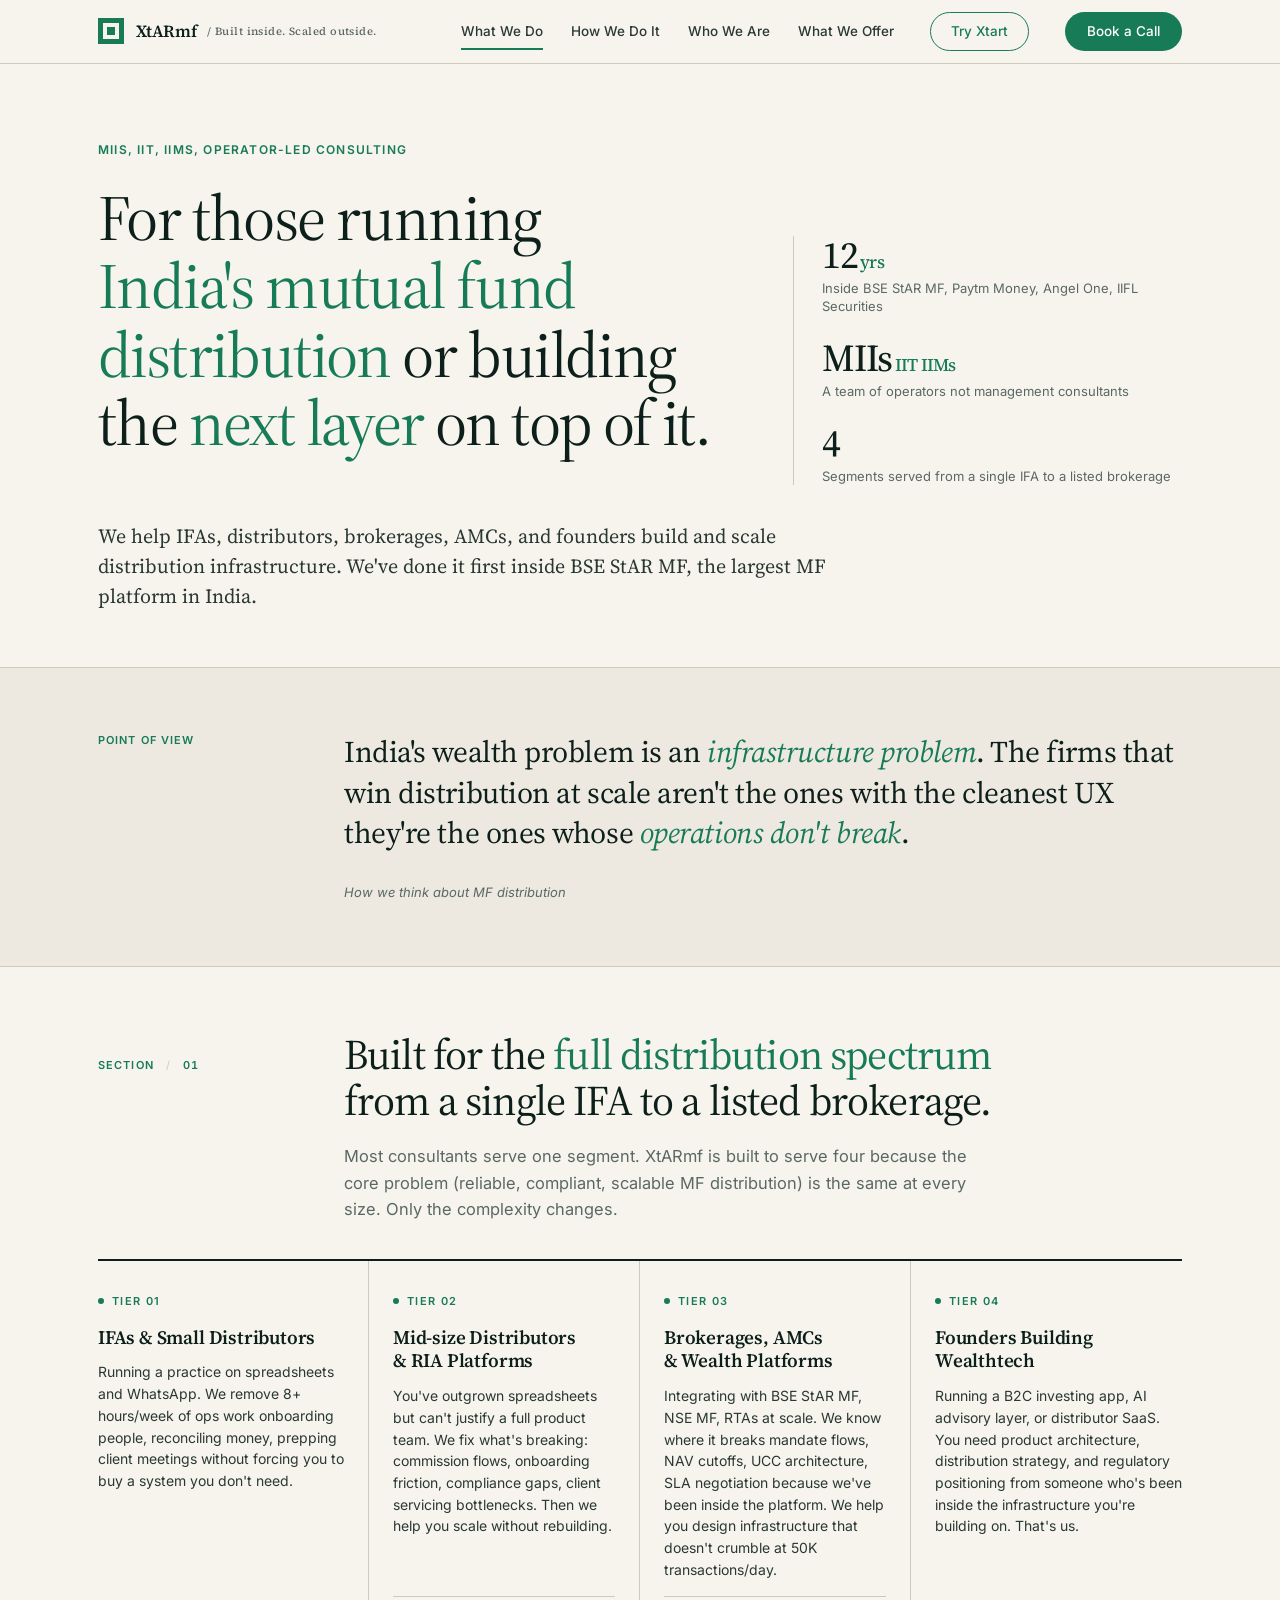
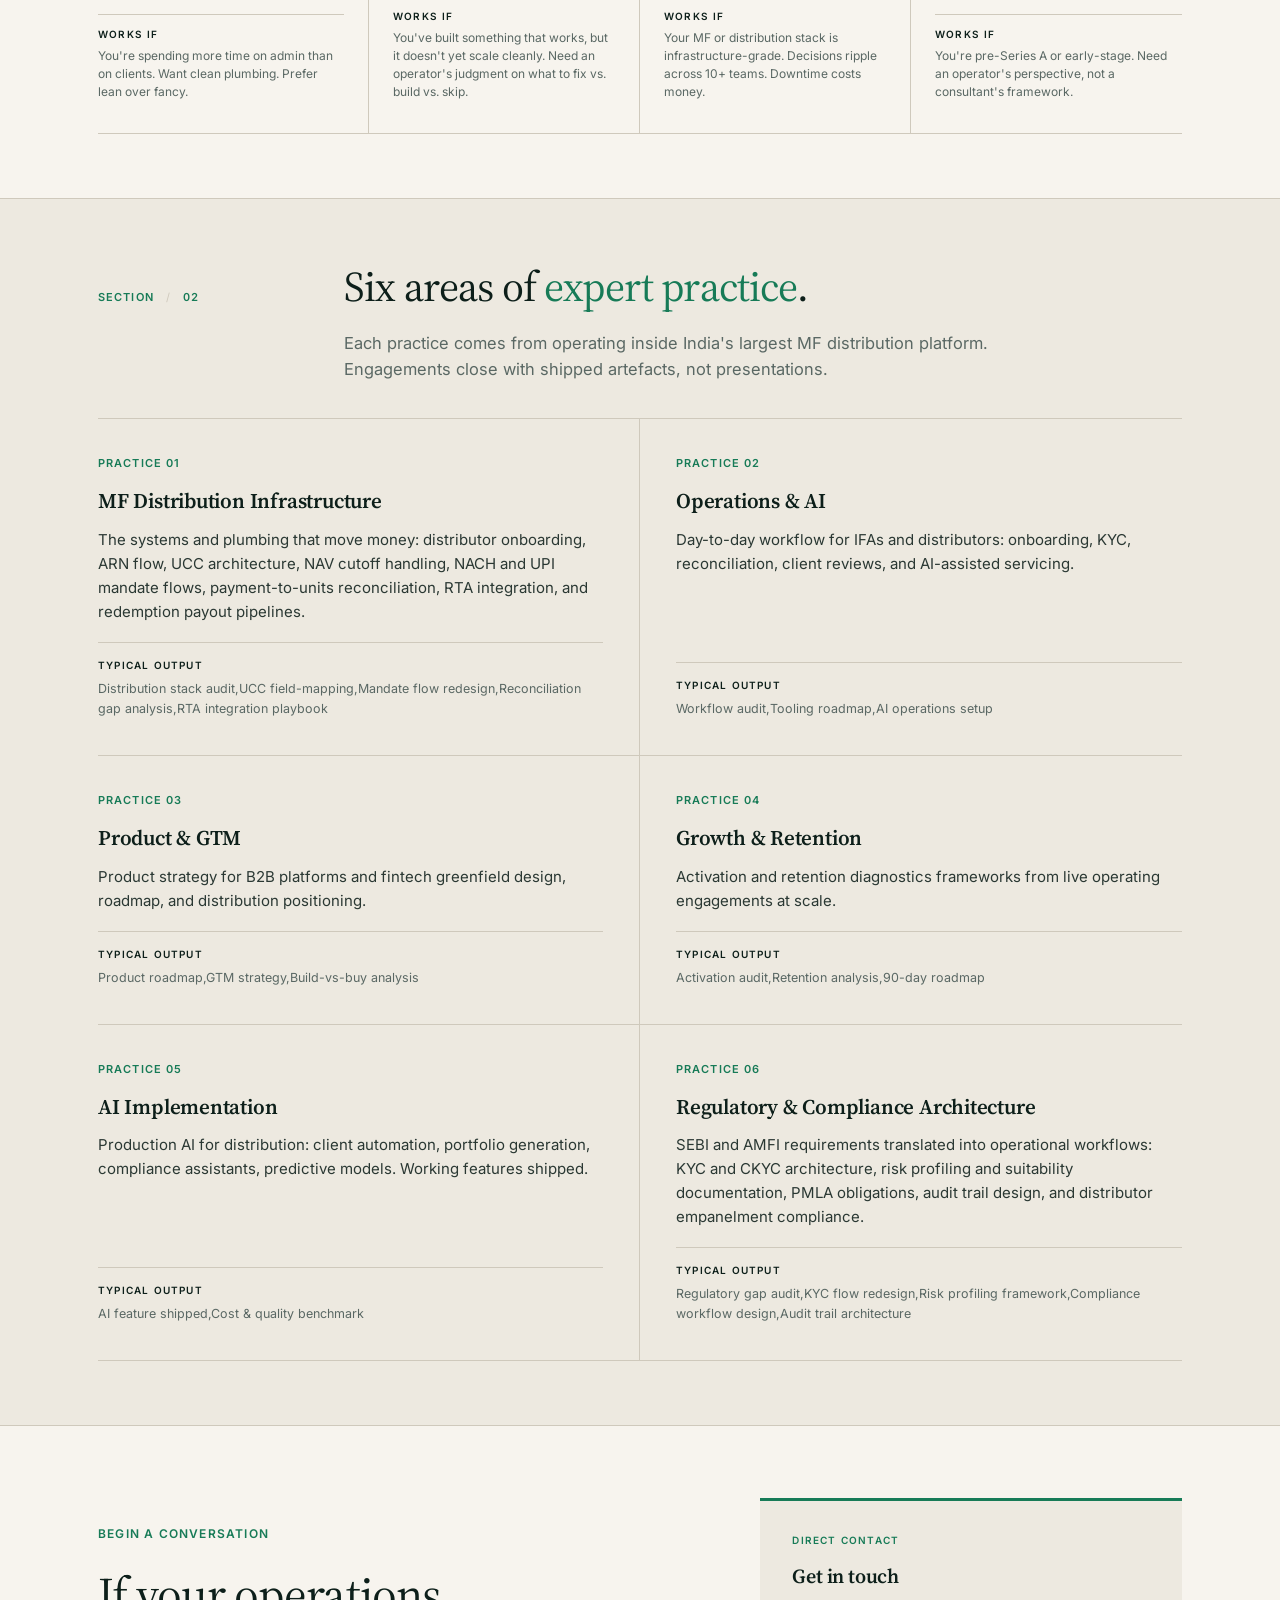
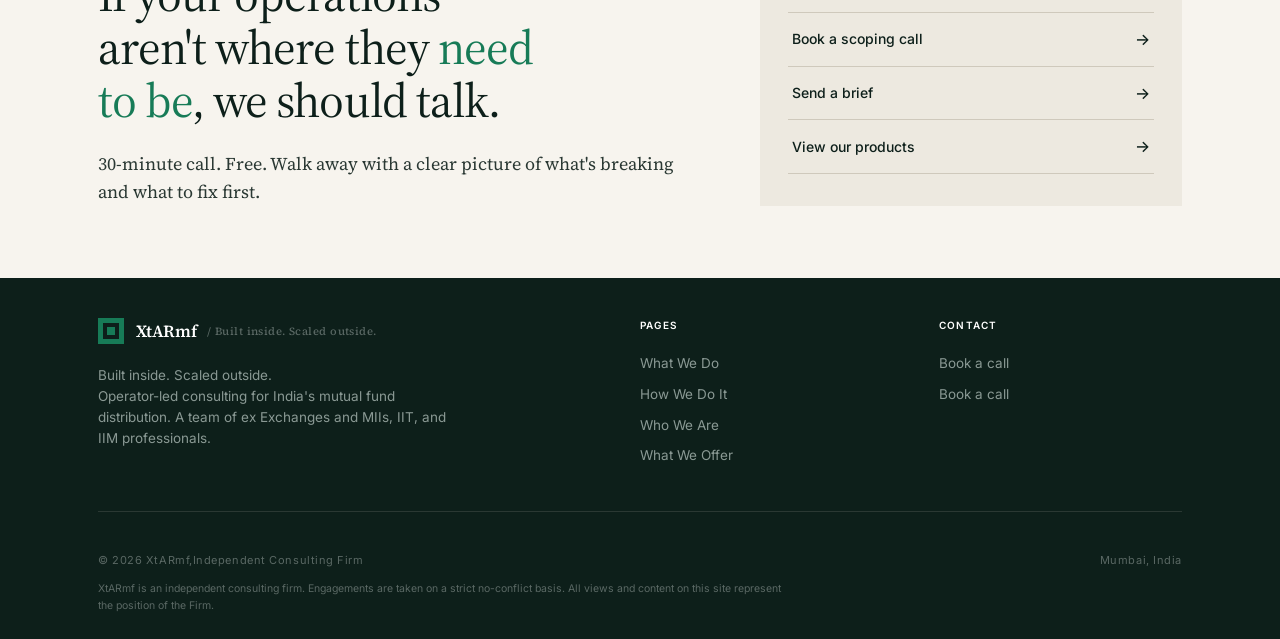
<file: index.html>
<!DOCTYPE html>
<html lang="en">
<head>
<meta charset="UTF-8">
<meta name="viewport" content="width=device-width,initial-scale=1.0">
<meta name="description" content="XtARmf  Operator-led consulting for India's mutual fund distribution. A team of ex Exchanges and MIIs, IIT, and IIM professionals who built the infrastructure and now consult on it.">
<title>XtARmf,Built inside. Scaled outside.</title>
<link rel="stylesheet" href="style.css">
</head>
<body id="top">
<a class="skip-link" href="#main">Skip to main content</a>

<header class="topbar" id="topbar">
  <div class="container topbar-inner">
    <a href="index.html" class="brand" aria-label="XtARmf  home">
      <span class="brand-mark" aria-hidden="true"></span>
      <span>XtARmf</span>
      <span class="brand-tag">/ Built inside. Scaled outside.</span>
    </a>
    <button class="menu-toggle" id="menuToggle" aria-label="Toggle menu" aria-expanded="false" aria-controls="topnav">
      <svg viewBox="0 0 24 24" fill="none" stroke="currentColor" stroke-width="2" stroke-linecap="round" aria-hidden="true"><line x1="3" y1="6" x2="21" y2="6"/><line x1="3" y1="12" x2="21" y2="12"/><line x1="3" y1="18" x2="21" y2="18"/></svg>
    </button>
    <nav class="topnav" id="topnav" aria-label="Primary">
      <a href="index.html" class="is-active">What We Do</a>
      <a href="process.html">How We Do It</a>
      <a href="about.html">Who We Are</a>
      <a href="solutions.html">What We Offer</a>
      <a href="xstart.html" class="topnav-secondary">Try Xtart</a>
      <a href="javascript:void(0)" data-cal-link="anubhav-chaturvedi-uzytoo/30min" data-cal-namespace="30min" data-cal-config='{"layout":"month_view"}' class="topnav-cta">Book a Call</a>
    </nav>
  </div>
</header>

<main id="main">

<!-- HERO -->
<section class="hero" aria-label="Introduction">
  <div class="container">
    <div class="hero-grid">
      <div>
        <div class="kicker">MIIs, IIT, IIMs, Operator-led Consulting</div>
        <h1>For those running <span class="accent">India's mutual fund distribution </span>or building the <span class="accent">next layer</span> on top of it.</h1>
      </div>
      <div class="hero-stats">
        <div class="stat">
          <div class="num">12<span class="unit">yrs</span></div>
          <div class="label">Inside BSE StAR MF, Paytm Money, Angel One, IIFL Securities</div>
        </div>
        <div class="stat">
          <div class="num">MIIs<span class="unit">IIT IIMs</span></div>
          <div class="label">A team of operators not management consultants</div>
        </div>
        <div class="stat">
          <div class="num">4</div>
          <div class="label">Segments served from a single IFA to a listed brokerage</div>
        </div>
      </div>
    </div>
    <p class="hero-summary">
      We help IFAs, distributors, brokerages, AMCs, and founders build and scale distribution infrastructure. We've done it first  inside BSE StAR MF, the largest MF platform in India.
    </p>
  </div>
</section>

<!-- POINT OF VIEW -->
<section class="section--soft" aria-labelledby="pov-h">
  <div class="container">
    <div class="perspective-grid">
      <div class="perspective-kicker" id="pov-h">Point of View</div>
      <div>
        <p class="perspective-quote">
          India's wealth problem is an <span class="pullout">infrastructure problem</span>. The firms that win distribution at scale aren't the ones with the cleanest UX  they're the ones whose <span class="pullout">operations don't break</span>.
        </p>
        <p class="perspective-attrib">How we think about MF distribution</p>
      </div>
    </div>
  </div>
</section>

<!-- WHO WE WORK WITH (SECTION 01) -->
<section id="who" aria-labelledby="who-h">
  <div class="container">
    <div class="section-head">
      <div class="section-num">SECTION <span class="slash">/</span> 01</div>
      <div>
        <h2 id="who-h">Built for the <span class="accent">full distribution spectrum</span>  from a single IFA to a listed brokerage.</h2>
        <p class="section-lede">Most consultants serve one segment. XtARmf is built to serve four  because the core problem (reliable, compliant, scalable MF distribution) is the same at every size. Only the complexity changes.</p>
      </div>
    </div>

    <div class="audiences">
      <article class="audience">
        <div class="aud-tag"><span class="aud-dot" aria-hidden="true"></span>Tier 01</div>
        <h3>IFAs &amp; Small Distributors</h3>
        <p>Running a practice on spreadsheets and WhatsApp. We remove 8+ hours/week of ops work  onboarding people, reconciling money, prepping client meetings  without forcing you to buy a system you don't need.</p>
        <div class="aud-fit">
          <div class="aud-fit-label">Works if</div>
          You're spending more time on admin than on clients. Want clean plumbing. Prefer lean over fancy.
        </div>
      </article>
      <article class="audience">
        <div class="aud-tag"><span class="aud-dot" aria-hidden="true"></span>Tier 02</div>
        <h3>Mid-size Distributors &amp; RIA Platforms</h3>
        <p>You've outgrown spreadsheets but can't justify a full product team. We fix what's breaking: commission flows, onboarding friction, compliance gaps, client servicing bottlenecks. Then we help you scale without rebuilding.</p>
        <div class="aud-fit">
          <div class="aud-fit-label">Works if</div>
          You've built something that works, but it doesn't yet scale cleanly. Need an operator's judgment on what to fix vs. build vs. skip.
        </div>
      </article>
      <article class="audience">
        <div class="aud-tag"><span class="aud-dot" aria-hidden="true"></span>Tier 03</div>
        <h3>Brokerages, AMCs &amp; Wealth Platforms</h3>
        <p>Integrating with BSE StAR MF, NSE MF, RTAs at scale. We know where it breaks  mandate flows, NAV cutoffs, UCC architecture, SLA negotiation  because we've been inside the platform. We help you design infrastructure that doesn't crumble at 50K transactions/day.</p>
        <div class="aud-fit">
          <div class="aud-fit-label">Works if</div>
          Your MF or distribution stack is infrastructure-grade. Decisions ripple across 10+ teams. Downtime costs money.
        </div>
      </article>
      <article class="audience">
        <div class="aud-tag"><span class="aud-dot" aria-hidden="true"></span>Tier 04</div>
        <h3>Founders Building Wealthtech</h3>
        <p>Running a B2C investing app, AI advisory layer, or distributor SaaS. You need product architecture, distribution strategy, and regulatory positioning from someone who's been inside the infrastructure you're building on. That's us.</p>
        <div class="aud-fit">
          <div class="aud-fit-label">Works if</div>
          You're pre-Series A or early-stage. Need an operator's perspective, not a consultant's framework.
        </div>
      </article>
    </div>
  </div>
</section>

<!-- FIVE PRACTICE AREAS (SECTION 02) -->
<section class="section--soft" id="practices" aria-labelledby="practices-h">
  <div class="container">
    <div class="section-head">
      <div class="section-num">SECTION <span class="slash">/</span> 02</div>
      <div>
        <h2 id="practices-h">Six areas of <span class="accent">expert practice</span>.</h2>
        <p class="section-lede">Each practice comes from operating inside India's largest MF distribution platform. Engagements close with shipped artefacts, not presentations.</p>
      </div>
    </div>
    <div class="practices">
      <article class="practice">
        <div class="practice-num">PRACTICE 01</div>
        <h3>MF Distribution Infrastructure</h3>
        <p>The systems and plumbing that move money: distributor onboarding, ARN flow, UCC architecture, NAV cutoff handling, NACH and UPI mandate flows, payment-to-units reconciliation, RTA integration, and redemption payout pipelines.</p>
        <div class="deliverables"><div class="deliverables-label">Typical output</div>Distribution stack audit,UCC field-mapping,Mandate flow redesign,Reconciliation gap analysis,RTA integration playbook</div>
      </article>
      <article class="practice">
        <div class="practice-num">PRACTICE 02</div>
        <h3>Operations &amp; AI</h3>
        <p>Day-to-day workflow for IFAs and distributors: onboarding, KYC, reconciliation, client reviews, and AI-assisted servicing.</p>
        <div class="deliverables"><div class="deliverables-label">Typical output</div>Workflow audit,Tooling roadmap,AI operations setup</div>
      </article>
      <article class="practice">
        <div class="practice-num">PRACTICE 03</div>
        <h3>Product &amp; GTM</h3>
        <p>Product strategy for B2B platforms and fintech  greenfield design, roadmap, and distribution positioning.</p>
        <div class="deliverables"><div class="deliverables-label">Typical output</div>Product roadmap,GTM strategy,Build-vs-buy analysis</div>
      </article>
      <article class="practice">
        <div class="practice-num">PRACTICE 04</div>
        <h3>Growth &amp; Retention</h3>
        <p>Activation and retention diagnostics  frameworks from live operating engagements at scale.</p>
        <div class="deliverables"><div class="deliverables-label">Typical output</div>Activation audit,Retention analysis,90-day roadmap</div>
      </article>
      <article class="practice">
        <div class="practice-num">PRACTICE 05</div>
        <h3>AI Implementation</h3>
        <p>Production AI for distribution: client automation, portfolio generation, compliance assistants, predictive models. Working features shipped.</p>
        <div class="deliverables"><div class="deliverables-label">Typical output</div>AI feature shipped,Cost &amp; quality benchmark</div>
      </article>
      <article class="practice">
        <div class="practice-num">PRACTICE 06</div>
        <h3>Regulatory &amp; Compliance Architecture</h3>
        <p>SEBI and AMFI requirements translated into operational workflows: KYC and CKYC architecture, risk profiling and suitability documentation, PMLA obligations, audit trail design, and distributor empanelment compliance.</p>
        <div class="deliverables"><div class="deliverables-label">Typical output</div>Regulatory gap audit,KYC flow redesign,Risk profiling framework,Compliance workflow design,Audit trail architecture</div>
      </article>
    </div>
  </div>
</section>

<!-- CTA -->
<section class="cta-section section--last" aria-labelledby="cta-h">
  <div class="container">
    <div class="cta-grid">
      <div>
        <div class="kicker">Begin a conversation</div>
        <h2 id="cta-h">If your operations aren't where they <span class="accent">need to be</span>, we should talk.</h2>
        <p class="lede">30-minute call. Free. Walk away with a clear picture of what's breaking and what to fix first.</p>
      </div>
      <div class="cta-card">
        <div class="label">Direct Contact</div>
        <h4>Get in touch</h4>
        <a href="javascript:void(0)" data-cal-link="anubhav-chaturvedi-uzytoo/30min" data-cal-namespace="30min" data-cal-config='{"layout":"month_view"}' class="cta-link"><span>Book a scoping call</span><span class="arrow" aria-hidden="true">→</span></a>
        <a href="solutions.html#contact" class="cta-link"><span>Send a brief</span><span class="arrow" aria-hidden="true">→</span></a>
        <a href="solutions.html" class="cta-link"><span>View our products</span><span class="arrow" aria-hidden="true">→</span></a>
      </div>
    </div>
  </div>
</section>

</main>

<footer>
  <div class="container">
    <div class="footer-grid">
      <div>
        <a href="index.html" class="brand" aria-label="XtARmf home">
          <span class="brand-mark" aria-hidden="true"></span>
          <span>XtARmf</span>
          <span class="brand-tag">/ Built inside. Scaled outside.</span>
        </a>
        <p class="footer-tag">Built inside. Scaled outside.<br>Operator-led consulting for India's mutual fund distribution. A team of ex Exchanges and MIIs, IIT, and IIM professionals.</p>
      </div>
      <div class="footer-col">
        <div class="footer-col-label">Pages</div>
        <a href="index.html">What We Do</a>
        <a href="process.html">How We Do It</a>
        <a href="about.html">Who We Are</a>
        <a href="solutions.html">What We Offer</a>
      </div>
      <div class="footer-col">
        <div class="footer-col-label">Contact</div>
        <a href="javascript:void(0)" data-cal-link="anubhav-chaturvedi-uzytoo/30min" data-cal-namespace="30min" data-cal-config='{"layout":"month_view"}'>Book a call</a>
        <a href="javascript:void(0)" data-cal-link="anubhav-chaturvedi-uzytoo/30min" data-cal-namespace="30min" data-cal-config='{"layout":"month_view"}'>Book a call</a>
      </div>
    </div>
    <div class="footer-bottom">
      <span>© <span id="year">2026</span> XtARmf,Independent Consulting Firm</span>
      <span>Mumbai, India</span>
    </div>
    <p class="footer-disclaimer">XtARmf is an independent consulting firm. Engagements are taken on a strict no-conflict basis. All views and content on this site represent the position of the Firm.</p>
  </div>
</footer>
<script>
(function(){
  document.getElementById('year').textContent=new Date().getFullYear();
  var tb=document.getElementById('topbar'),ls=false;
  function sc(){var s=window.scrollY>8;if(s!==ls){tb.classList.toggle('is-scrolled',s);ls=s;}}
  window.addEventListener('scroll',sc,{passive:true});sc();
  var tog=document.getElementById('menuToggle'),nav=document.getElementById('topnav');
  if(tog&&nav){tog.addEventListener('click',function(){var o=nav.classList.toggle('is-open');tog.setAttribute('aria-expanded',o);});nav.querySelectorAll('a').forEach(function(l){l.addEventListener('click',function(){nav.classList.remove('is-open');tog.setAttribute('aria-expanded','false');});});}
})();
</script>
<script type="text/javascript">(function(C,A,L){let p=function(a,ar){a.q.push(ar);};let d=C.document;C.Cal=C.Cal||function(){let cal=C.Cal;let ar=arguments;if(!cal.loaded){cal.ns={};cal.q=cal.q||[];d.head.appendChild(d.createElement("script")).src=A;cal.loaded=true;}if(ar[0]===L){const api=function(){p(api,arguments);};const namespace=ar[1];api.q=api.q||[];if(typeof namespace==="string"){cal.ns[namespace]=cal.ns[namespace]||api;p(cal.ns[namespace],ar);p(cal,["initNamespace",namespace]);}else p(cal,ar);return;}p(cal,ar);};})(window,"https://app.cal.com/embed/embed.js","init");Cal("init","30min",{origin:"https://app.cal.com"});Cal.ns["30min"]("floatingButton",{"calLink":"anubhav-chaturvedi-uzytoo/30min","buttonText":"Book a Call","config":{"layout":"month_view","useSlotsViewOnSmallScreen":"true"}});Cal.ns["30min"]("ui",{"hideEventTypeDetails":false,"layout":"month_view"});</script>
</body>
</html>
</file>
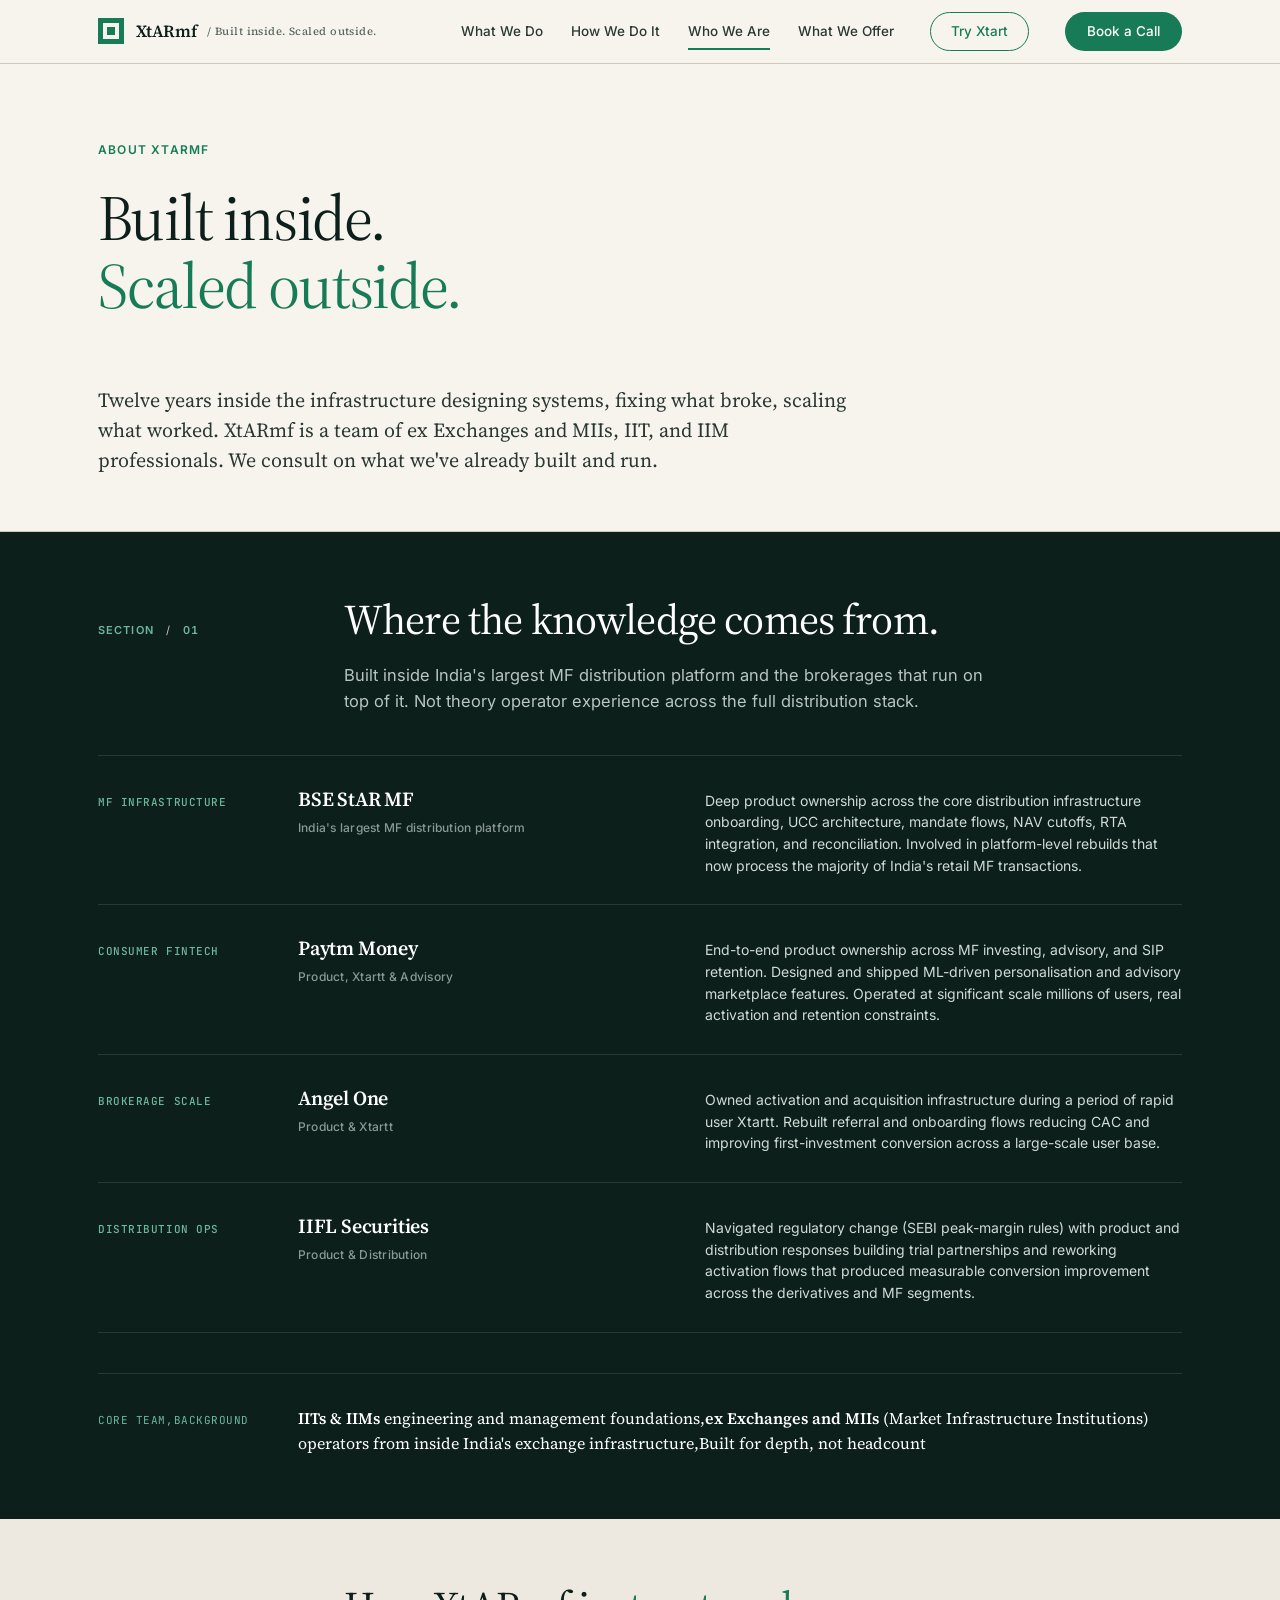
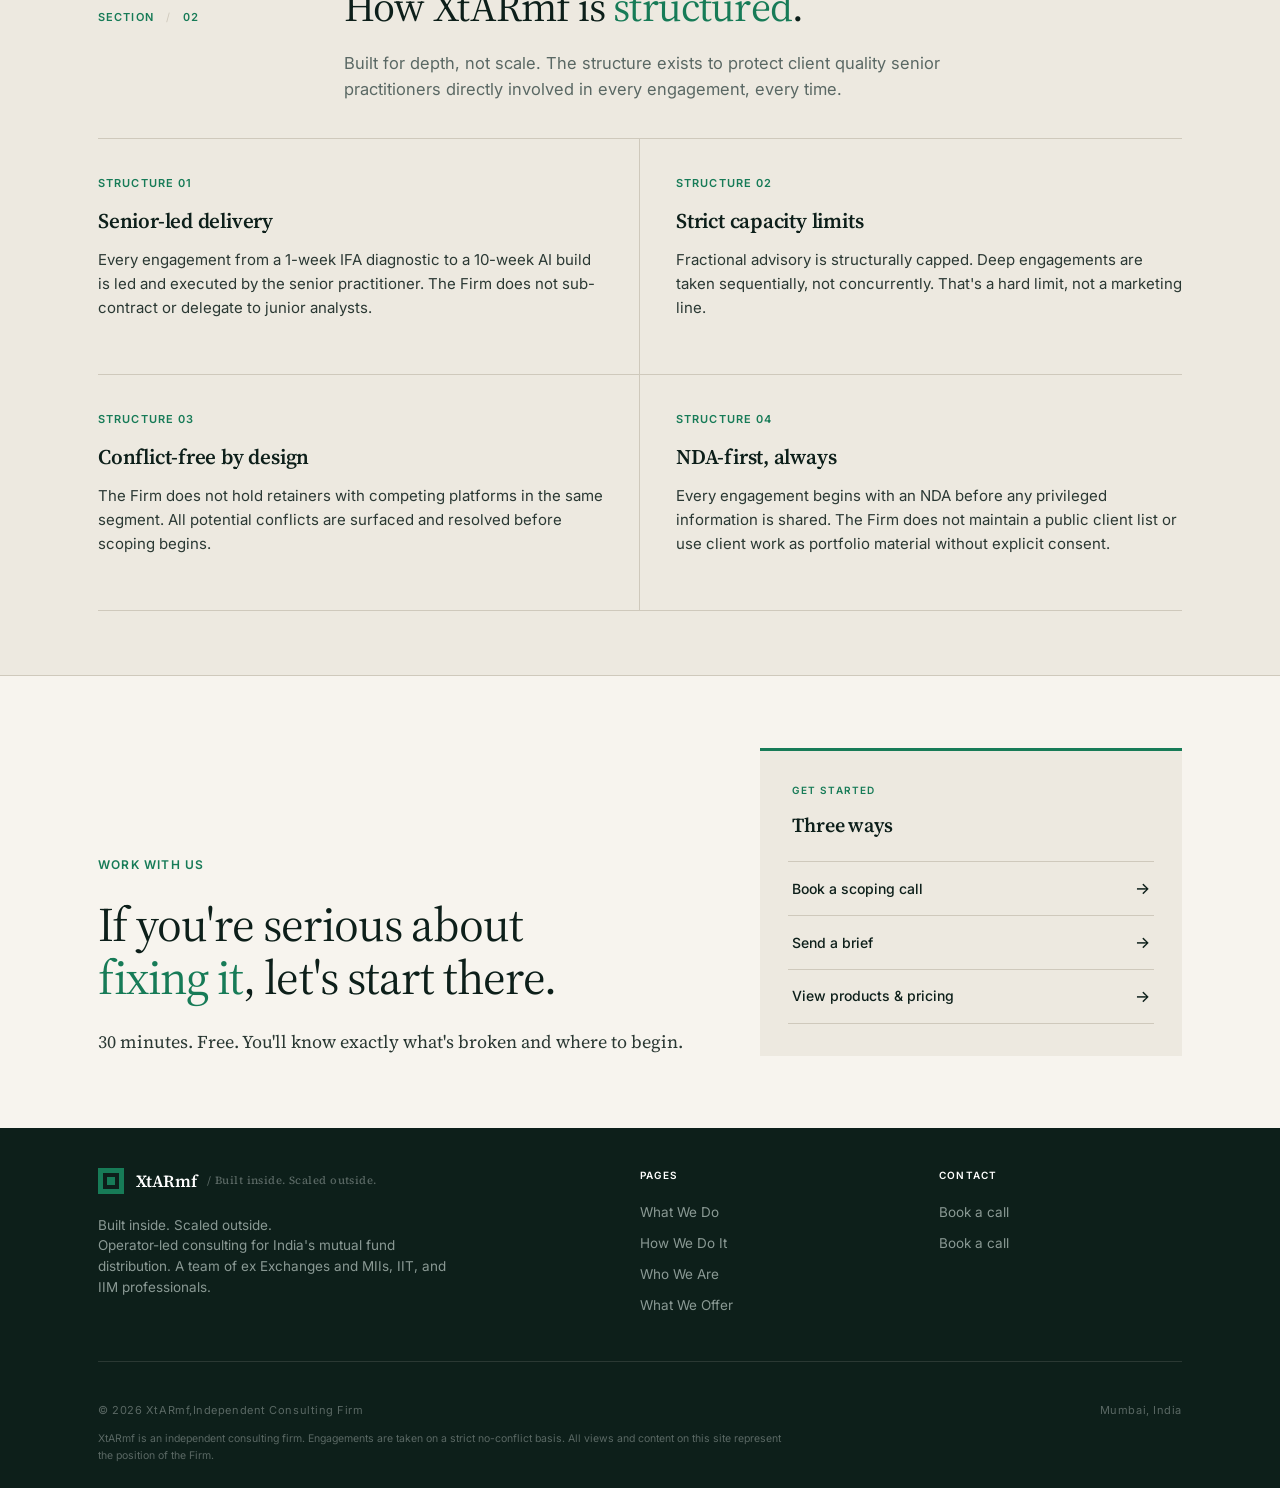
<file: about.html>
<!DOCTYPE html>
<html lang="en">
<head>
<meta charset="UTF-8">
<meta name="viewport" content="width=device-width,initial-scale=1.0">
<meta name="description" content="XtARmf    Who We Are. ex Exchanges and MIIs, IIT, IIMs. Team of operators who built India's largest MF platform, now consulting.">
<title>XtARmf,Who We Are</title>
<link rel="stylesheet" href="style.css">
</head>
<body id="top">
<a class="skip-link" href="#main">Skip to main content</a>

<header class="topbar" id="topbar">
  <div class="container topbar-inner">
    <a href="index.html" class="brand">
      <span class="brand-mark" aria-hidden="true"></span>
      <span>XtARmf</span>
      <span class="brand-tag">/ Built inside. Scaled outside.</span>
    </a>
    <button class="menu-toggle" id="menuToggle" aria-label="Toggle menu" aria-expanded="false" aria-controls="topnav">
      <svg viewBox="0 0 24 24" fill="none" stroke="currentColor" stroke-width="2" stroke-linecap="round" aria-hidden="true"><line x1="3" y1="6" x2="21" y2="6"/><line x1="3" y1="12" x2="21" y2="12"/><line x1="3" y1="18" x2="21" y2="18"/></svg>
    </button>
    <nav class="topnav" id="topnav" aria-label="Primary">
      <a href="index.html">What We Do</a>
      <a href="process.html">How We Do It</a>
      <a href="about.html" class="is-active">Who We Are</a>
      <a href="solutions.html">What We Offer</a>
      <a href="xstart.html" class="topnav-secondary">Try Xtart</a>
      <a href="javascript:void(0)" data-cal-link="anubhav-chaturvedi-uzytoo/30min" data-cal-namespace="30min" data-cal-config='{"layout":"month_view"}' class="topnav-cta">Book a Call</a>
    </nav>
  </div>
</header>

<main id="main">

<!-- HERO -->
<section class="hero" aria-label="About the Firm">
  <div class="container">
    <div class="hero-grid">
      <div>
        <div class="kicker">About XtARmf</div>
        <h1>Built inside. <span class="accent">Scaled outside.</span></h1>
      </div>
    </div>
    <p class="hero-summary">
      Twelve years inside the infrastructure    designing systems, fixing what broke, scaling what worked. XtARmf is a team of ex Exchanges and MIIs, IIT, and IIM professionals. We consult on what we've already built and run.
    </p>
  </div>
</section>


<!-- OPERATOR CREDENTIALS (dark section) -->
<section class="section--dark" id="credentials" aria-labelledby="cred-h">
  <div class="container">
    <div class="section-head">
      <div class="section-num">SECTION <span class="slash">/</span> 01</div>
      <div>
        <h2 id="cred-h">Where the knowledge comes from.</h2>
        <p class="section-lede">Built inside India's largest MF distribution platform and the brokerages that run on top of it. Not theory    operator experience across the full distribution stack.</p>
      </div>
    </div>

    <div class="timeline">
      <div class="timeline-row">
        <div><div class="tl-period">MF INFRASTRUCTURE</div></div>
        <div>
          <div class="tl-firm">BSE StAR MF</div>
          <div class="tl-role">India's largest MF distribution platform</div>
        </div>
        <div class="tl-impact">
          Deep product ownership across the core distribution infrastructure    onboarding, UCC architecture, mandate flows, NAV cutoffs, RTA integration, and reconciliation. Involved in platform-level rebuilds that now process the majority of India's retail MF transactions.
        </div>
      </div>
      <div class="timeline-row">
        <div><div class="tl-period">CONSUMER FINTECH</div></div>
        <div>
          <div class="tl-firm">Paytm Money</div>
          <div class="tl-role">Product, Xtartt &amp; Advisory</div>
        </div>
        <div class="tl-impact">
          End-to-end product ownership across MF investing, advisory, and SIP retention. Designed and shipped ML-driven personalisation and advisory marketplace features. Operated at significant scale    millions of users, real activation and retention constraints.
        </div>
      </div>
      <div class="timeline-row">
        <div><div class="tl-period">BROKERAGE SCALE</div></div>
        <div>
          <div class="tl-firm">Angel One</div>
          <div class="tl-role">Product &amp;  Xtartt</div>
        </div>
        <div class="tl-impact">
          Owned activation and acquisition infrastructure during a period of rapid user  Xtartt. Rebuilt referral and onboarding flows    reducing CAC and improving first-investment conversion across a large-scale user base.
        </div>
      </div>
      <div class="timeline-row">
        <div><div class="tl-period">DISTRIBUTION OPS</div></div>
        <div>
          <div class="tl-firm">IIFL Securities</div>
          <div class="tl-role">Product &amp; Distribution</div>
        </div>
        <div class="tl-impact">
          Navigated regulatory change (SEBI peak-margin rules) with product and distribution responses    building trial partnerships and reworking activation flows that produced measurable conversion improvement across the derivatives and MF segments.
        </div>
      </div>
    </div>

    <div class="edu-strip">
      <div class="edu-label">CORE TEAM,BACKGROUND</div>
      <div class="edu-content">
        <strong>IITs &amp; IIMs</strong>    engineering and management foundations,<strong>ex Exchanges and MIIs</strong> (Market Infrastructure Institutions)    operators from inside India's exchange infrastructure,Built for depth, not headcount
      </div>
    </div>
  </div>
</section>

<!-- HOW THE FIRM IS STRUCTURED (SECTION 02) -->
<section class="section--soft" aria-labelledby="str-h">
  <div class="container">
    <div class="section-head">
      <div class="section-num">SECTION <span class="slash">/</span> 02</div>
      <div>
        <h2 id="str-h">How XtARmf is <span class="accent">structured</span>.</h2>
        <p class="section-lede">Built for depth, not scale. The structure exists to protect client quality    senior practitioners directly involved in every engagement, every time.</p>
      </div>
    </div>
    <div class="practices">
      <article class="practice">
        <div class="practice-num">STRUCTURE 01</div>
        <h3>Senior-led delivery</h3>
        <p>Every engagement    from a 1-week IFA diagnostic to a 10-week AI build    is led and executed by the senior practitioner. The Firm does not sub-contract or delegate to junior analysts.</p>
      </article>
      <article class="practice">
        <div class="practice-num">STRUCTURE 02</div>
        <h3>Strict capacity limits</h3>
        <p>Fractional advisory is structurally capped. Deep engagements are taken sequentially, not concurrently. That's a hard limit, not a marketing line.</p>
      </article>
      <article class="practice">
        <div class="practice-num">STRUCTURE 03</div>
        <h3>Conflict-free by design</h3>
        <p>The Firm does not hold retainers with competing platforms in the same segment. All potential conflicts are surfaced and resolved before scoping begins.</p>
      </article>
      <article class="practice">
        <div class="practice-num">STRUCTURE 04</div>
        <h3>NDA-first, always</h3>
        <p>Every engagement begins with an NDA before any privileged information is shared. The Firm does not maintain a public client list or use client work as portfolio material without explicit consent.</p>
      </article>
    </div>
  </div>
</section>

<!-- CTA -->
<section class="cta-section section--last" aria-labelledby="cta-h">
  <div class="container">
    <div class="cta-grid">
      <div>
        <div class="kicker">Work with us</div>
        <h2 id="cta-h">If you're serious about <span class="accent">fixing it</span>, let's start there.</h2>
        <p class="lede">30 minutes. Free. You'll know exactly what's broken and where to begin.</p>
      </div>
      <div class="cta-card">
        <div class="label">Get started</div>
        <h4>Three ways</h4>
        <a href="javascript:void(0)" data-cal-link="anubhav-chaturvedi-uzytoo/30min" data-cal-namespace="30min" data-cal-config='{"layout":"month_view"}' class="cta-link"><span>Book a scoping call</span><span class="arrow" aria-hidden="true">→</span></a>
        <a href="solutions.html#contact" class="cta-link"><span>Send a brief</span><span class="arrow" aria-hidden="true">→</span></a>
        <a href="solutions.html" class="cta-link"><span>View products &amp; pricing</span><span class="arrow" aria-hidden="true">→</span></a>
      </div>
    </div>
  </div>
</section>

</main>

<footer>
  <div class="container">
    <div class="footer-grid">
      <div>
        <a href="index.html" class="brand"><span class="brand-mark" aria-hidden="true"></span><span>XtARmf</span><span class="brand-tag">/ Built inside. Scaled outside.</span></a>
        <p class="footer-tag">Built inside. Scaled outside.<br>Operator-led consulting for India's mutual fund distribution. A team of ex Exchanges and MIIs, IIT, and IIM professionals.</p>
      </div>
      <div class="footer-col">
        <div class="footer-col-label">Pages</div>
        <a href="index.html">What We Do</a>
        <a href="process.html">How We Do It</a>
        <a href="about.html">Who We Are</a>
        <a href="solutions.html">What We Offer</a>
      </div>
      <div class="footer-col">
        <div class="footer-col-label">Contact</div>
        <a href="javascript:void(0)" data-cal-link="anubhav-chaturvedi-uzytoo/30min" data-cal-namespace="30min" data-cal-config='{"layout":"month_view"}'>Book a call</a>
        <a href="javascript:void(0)" data-cal-link="anubhav-chaturvedi-uzytoo/30min" data-cal-namespace="30min" data-cal-config='{"layout":"month_view"}'>Book a call</a>
      </div>
    </div>
    <div class="footer-bottom">
      <span>© <span id="year">2026</span> XtARmf,Independent Consulting Firm</span>
      <span>Mumbai, India</span>
    </div>
    <p class="footer-disclaimer">XtARmf is an independent consulting firm. Engagements are taken on a strict no-conflict basis. All views and content on this site represent the position of the Firm.</p>
  </div>
</footer>
<script>
(function(){
  document.getElementById('year').textContent=new Date().getFullYear();
  var tb=document.getElementById('topbar'),ls=false;
  function sc(){var s=window.scrollY>8;if(s!==ls){tb.classList.toggle('is-scrolled',s);ls=s;}}
  window.addEventListener('scroll',sc,{passive:true});sc();
  var tog=document.getElementById('menuToggle'),nav=document.getElementById('topnav');
  if(tog&&nav){tog.addEventListener('click',function(){var o=nav.classList.toggle('is-open');tog.setAttribute('aria-expanded',o);});nav.querySelectorAll('a').forEach(function(l){l.addEventListener('click',function(){nav.classList.remove('is-open');tog.setAttribute('aria-expanded','false');});});}
})();
</script>
<script type="text/javascript">(function(C,A,L){let p=function(a,ar){a.q.push(ar);};let d=C.document;C.Cal=C.Cal||function(){let cal=C.Cal;let ar=arguments;if(!cal.loaded){cal.ns={};cal.q=cal.q||[];d.head.appendChild(d.createElement("script")).src=A;cal.loaded=true;}if(ar[0]===L){const api=function(){p(api,arguments);};const namespace=ar[1];api.q=api.q||[];if(typeof namespace==="string"){cal.ns[namespace]=cal.ns[namespace]||api;p(cal.ns[namespace],ar);p(cal,["initNamespace",namespace]);}else p(cal,ar);return;}p(cal,ar);};})(window,"https://app.cal.com/embed/embed.js","init");Cal("init","30min",{origin:"https://app.cal.com"});Cal.ns["30min"]("floatingButton",{"calLink":"anubhav-chaturvedi-uzytoo/30min","buttonText":"Book a Call","config":{"layout":"month_view","useSlotsViewOnSmallScreen":"true"}});Cal.ns["30min"]("ui",{"hideEventTypeDetails":false,"layout":"month_view"});</script>
</body>
</html>
</file>
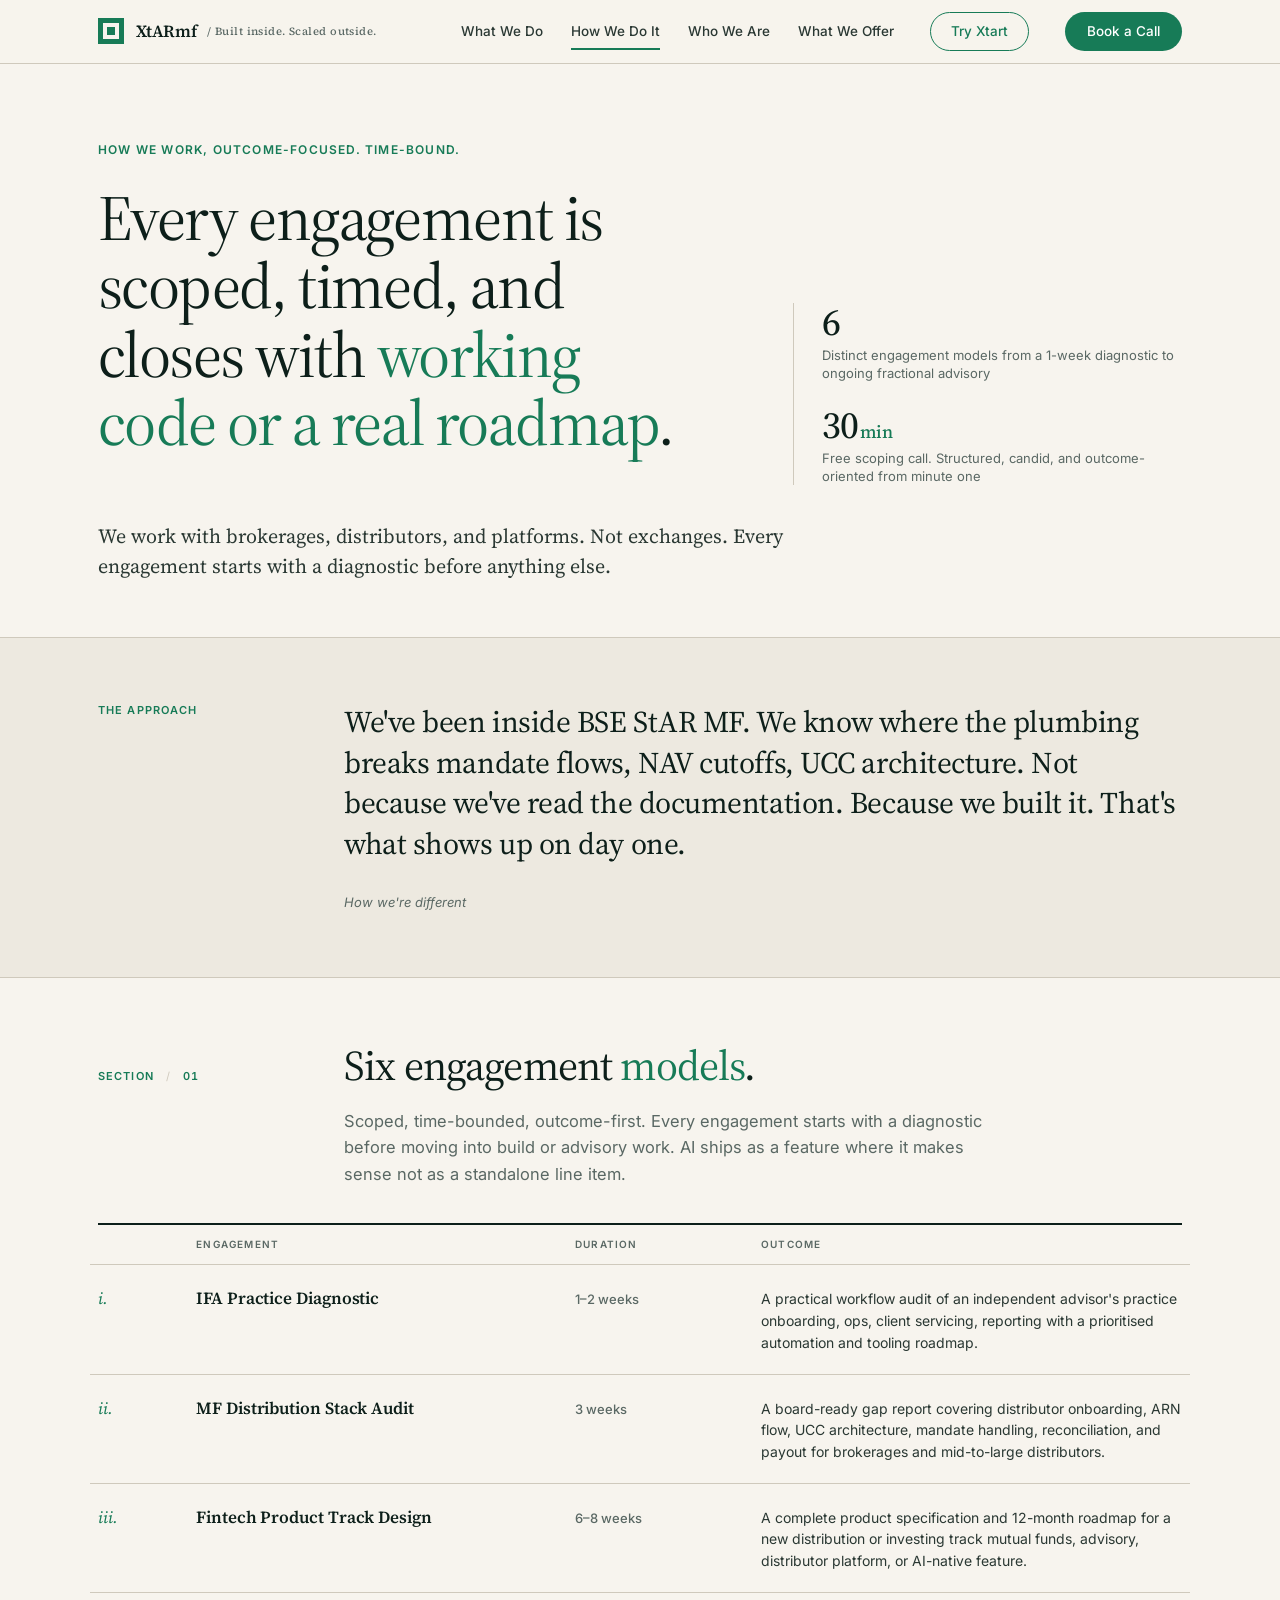
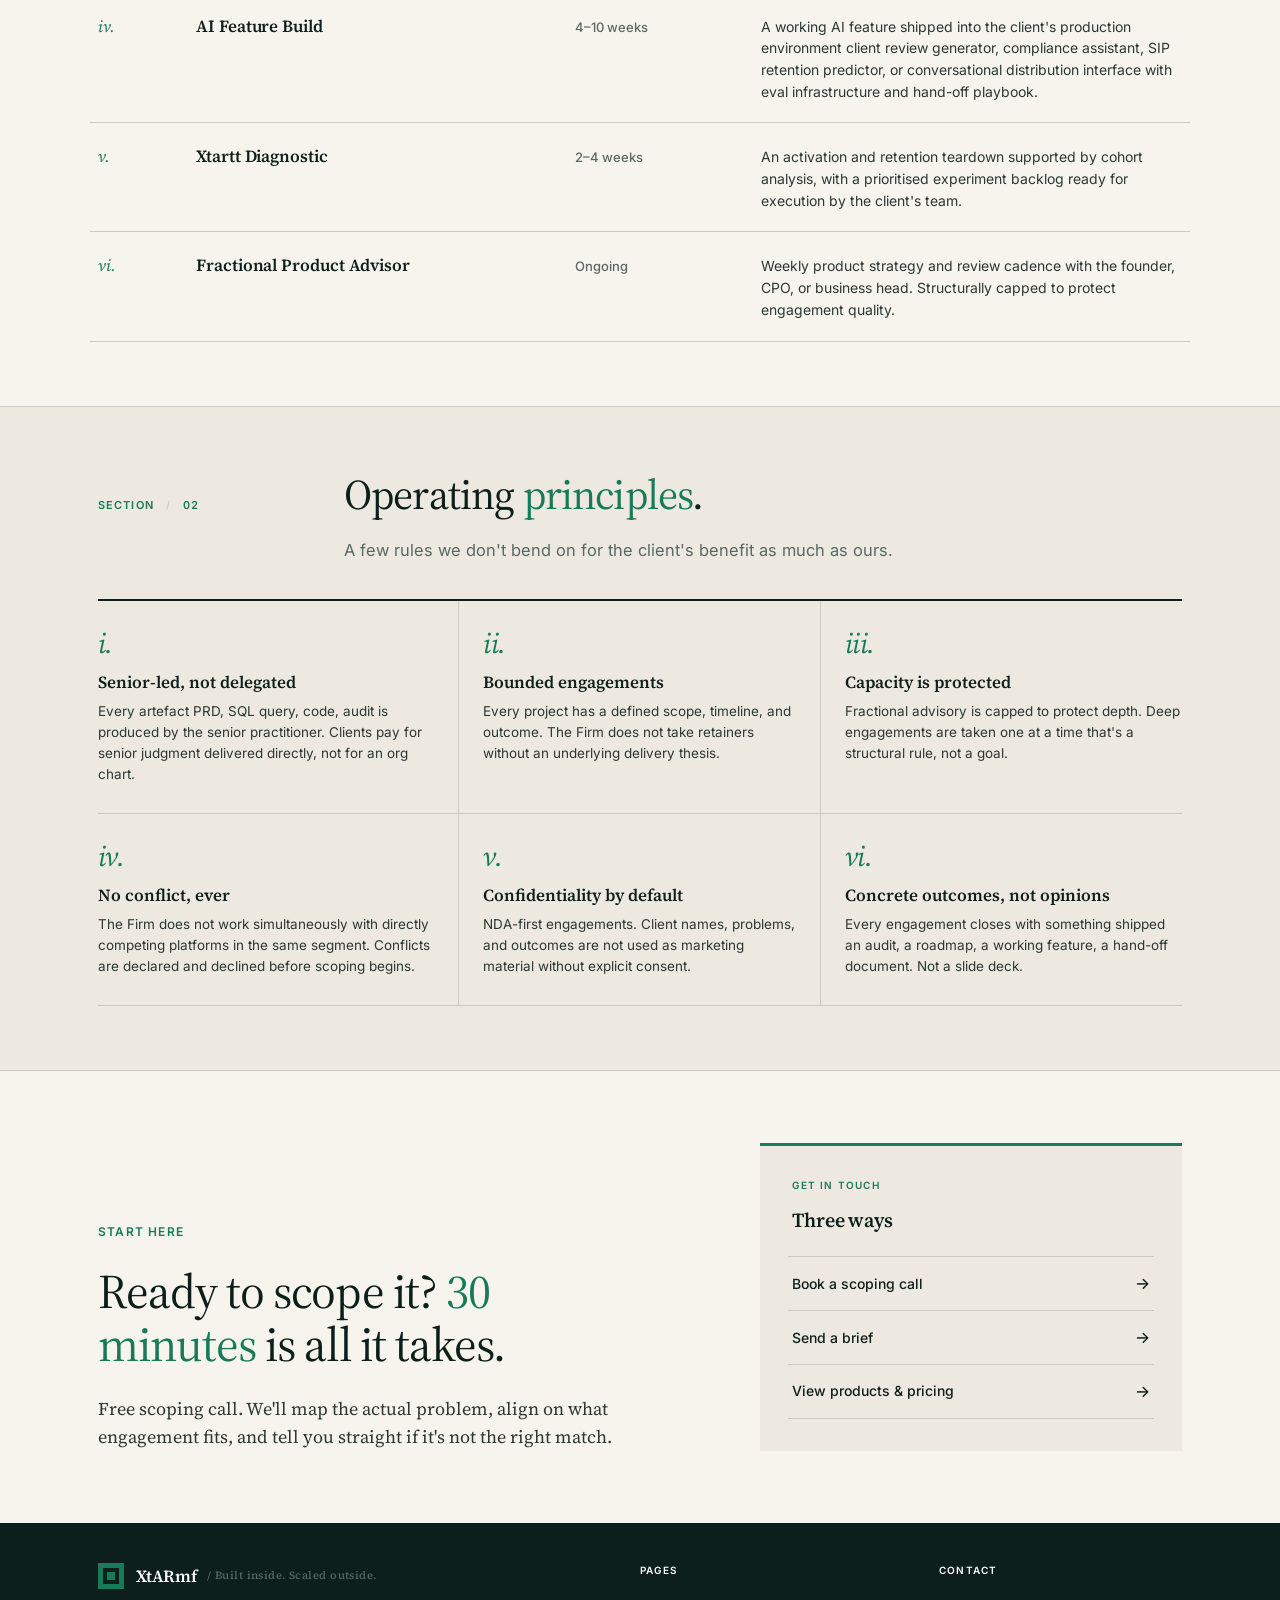
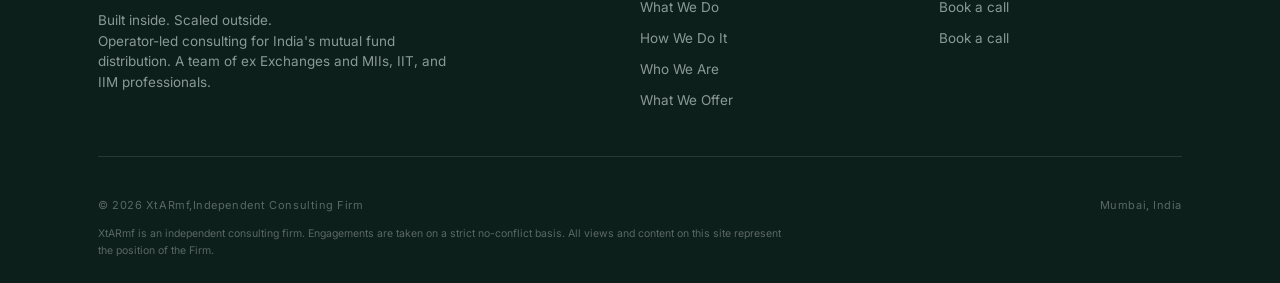
<file: process.html>
<!DOCTYPE html>
<html lang="en">
<head>
<meta charset="UTF-8">
<meta name="viewport" content="width=device-width,initial-scale=1.0">
<meta name="description" content="XtARmf    How We Work. 6 engagement models built for brokerages and distributors, not theory. Team of ex Exchanges and MIIs, IIT, IIMs.">
<title>XtARmf,How We Do It</title>
<link rel="stylesheet" href="style.css">
</head>
<body id="top">
<a class="skip-link" href="#main">Skip to main content</a>

<header class="topbar" id="topbar">
  <div class="container topbar-inner">
    <a href="index.html" class="brand">
      <span class="brand-mark" aria-hidden="true"></span>
      <span>XtARmf</span>
      <span class="brand-tag">/ Built inside. Scaled outside.</span>
    </a>
    <button class="menu-toggle" id="menuToggle" aria-label="Toggle menu" aria-expanded="false" aria-controls="topnav">
      <svg viewBox="0 0 24 24" fill="none" stroke="currentColor" stroke-width="2" stroke-linecap="round" aria-hidden="true"><line x1="3" y1="6" x2="21" y2="6"/><line x1="3" y1="12" x2="21" y2="12"/><line x1="3" y1="18" x2="21" y2="18"/></svg>
    </button>
    <nav class="topnav" id="topnav" aria-label="Primary">
      <a href="index.html">What We Do</a>
      <a href="process.html" class="is-active">How We Do It</a>
      <a href="about.html">Who We Are</a>
      <a href="solutions.html">What We Offer</a>
      <a href="xstart.html" class="topnav-secondary">Try Xtart</a>
      <a href="javascript:void(0)" data-cal-link="anubhav-chaturvedi-uzytoo/30min" data-cal-namespace="30min" data-cal-config='{"layout":"month_view"}' class="topnav-cta">Book a Call</a>
    </nav>
  </div>
</header>

<main id="main">

<!-- HERO -->
<section class="hero" aria-label="How we work">
  <div class="container">
    <div class="hero-grid">
      <div>
        <div class="kicker">How We Work, Outcome-focused. Time-bound.</div>
        <h1>Every engagement is scoped, timed, and closes with <span class="accent">working code or a real roadmap</span>.</h1>
      </div>
      <div class="hero-stats">
        <div class="stat">
          <div class="num">6</div>
          <div class="label">Distinct engagement models    from a 1-week diagnostic to ongoing fractional advisory</div>
        </div>
        <div class="stat">
          <div class="num">30<span class="unit">min</span></div>
          <div class="label">Free scoping call. Structured, candid, and outcome-oriented from minute one</div>
        </div>
      </div>
    </div>
    <p class="hero-summary">
      We work with brokerages, distributors, and platforms. Not exchanges. Every engagement starts with a diagnostic before anything else.
    </p>
  </div>
</section>

<!-- HOW WE WORK (SECTION 01)    adapted from practice.html SECTION /01, broker-focused -->
<section class="section--soft" aria-labelledby="hw-h">
  <div class="container">
    <div class="perspective-grid">
      <div class="perspective-kicker" id="hw-h">The Approach</div>
      <div>
        <p class="perspective-quote">
          We've been inside BSE StAR MF. We know where the plumbing breaks    mandate flows, NAV cutoffs, UCC architecture. Not because we've read the documentation. Because we built it. That's what shows up on day one.
        </p>
        <p class="perspective-attrib">How we're different</p>
      </div>
    </div>
  </div>
</section>

<!-- ENGAGEMENT MODELS (SECTION 02) -->
<section id="engagements" aria-labelledby="eng-h">
  <div class="container">
    <div class="section-head">
      <div class="section-num">SECTION <span class="slash">/</span> 01</div>
      <div>
        <h2 id="eng-h">Six engagement <span class="accent">models</span>.</h2>
        <p class="section-lede">Scoped, time-bounded, outcome-first. Every engagement starts with a diagnostic before moving into build or advisory work. AI ships as a feature where it makes sense    not as a standalone line item.</p>
      </div>
    </div>

    <div class="engagements-table" role="table" aria-label="Engagement models">
      <div class="engage-header" role="row">
        <span role="columnheader"></span>
        <span role="columnheader">Engagement</span>
        <span role="columnheader">Duration</span>
        <span role="columnheader">Outcome</span>
      </div>
      <div class="engage-row" role="row">
        <span class="e-num" role="cell" aria-hidden="true">i.</span>
        <span class="e-name" role="cell">IFA Practice Diagnostic</span>
        <span class="e-duration" role="cell">1–2 weeks</span>
        <span class="e-out" role="cell">A practical workflow audit of an independent advisor's practice    onboarding, ops, client servicing, reporting    with a prioritised automation and tooling roadmap.</span>
      </div>
      <div class="engage-row" role="row">
        <span class="e-num" role="cell" aria-hidden="true">ii.</span>
        <span class="e-name" role="cell">MF Distribution Stack Audit</span>
        <span class="e-duration" role="cell">3 weeks</span>
        <span class="e-out" role="cell">A board-ready gap report covering distributor onboarding, ARN flow, UCC architecture, mandate handling, reconciliation, and payout    for brokerages and mid-to-large distributors.</span>
      </div>
      <div class="engage-row" role="row">
        <span class="e-num" role="cell" aria-hidden="true">iii.</span>
        <span class="e-name" role="cell">Fintech Product Track Design</span>
        <span class="e-duration" role="cell">6–8 weeks</span>
        <span class="e-out" role="cell">A complete product specification and 12-month roadmap for a new distribution or investing track    mutual funds, advisory, distributor platform, or AI-native feature.</span>
      </div>
      <div class="engage-row" role="row">
        <span class="e-num" role="cell" aria-hidden="true">iv.</span>
        <span class="e-name" role="cell">AI Feature Build</span>
        <span class="e-duration" role="cell">4–10 weeks</span>
        <span class="e-out" role="cell">A working AI feature shipped into the client's production environment    client review generator, compliance assistant, SIP retention predictor, or conversational distribution interface    with eval infrastructure and hand-off playbook.</span>
      </div>
      <div class="engage-row" role="row">
        <span class="e-num" role="cell" aria-hidden="true">v.</span>
        <span class="e-name" role="cell"> Xtartt Diagnostic</span>
        <span class="e-duration" role="cell">2–4 weeks</span>
        <span class="e-out" role="cell">An activation and retention teardown supported by cohort analysis, with a prioritised experiment backlog ready for execution by the client's team.</span>
      </div>
      <div class="engage-row" role="row">
        <span class="e-num" role="cell" aria-hidden="true">vi.</span>
        <span class="e-name" role="cell">Fractional Product Advisor</span>
        <span class="e-duration" role="cell">Ongoing</span>
        <span class="e-out" role="cell">Weekly product strategy and review cadence with the founder, CPO, or business head. Structurally capped to protect engagement quality.</span>
      </div>
    </div>
  </div>
</section>

<!-- OPERATING PRINCIPLES (SECTION 02) -->
<section class="section--soft" aria-labelledby="prin-h">
  <div class="container">
    <div class="section-head">
      <div class="section-num">SECTION <span class="slash">/</span> 02</div>
      <div>
        <h2 id="prin-h">Operating <span class="accent">principles</span>.</h2>
        <p class="section-lede">A few rules we don't bend on    for the client's benefit as much as ours.</p>
      </div>
    </div>
    <div class="principles-grid">
      <article class="principle-card">
        <div class="principle-num">i.</div>
        <h4>Senior-led, not delegated</h4>
        <p>Every artefact    PRD, SQL query, code, audit    is produced by the senior practitioner. Clients pay for senior judgment delivered directly, not for an org chart.</p>
      </article>
      <article class="principle-card">
        <div class="principle-num">ii.</div>
        <h4>Bounded engagements</h4>
        <p>Every project has a defined scope, timeline, and outcome. The Firm does not take retainers without an underlying delivery thesis.</p>
      </article>
      <article class="principle-card">
        <div class="principle-num">iii.</div>
        <h4>Capacity is protected</h4>
        <p>Fractional advisory is capped to protect depth. Deep engagements are taken one at a time    that's a structural rule, not a goal.</p>
      </article>
      <article class="principle-card">
        <div class="principle-num">iv.</div>
        <h4>No conflict, ever</h4>
        <p>The Firm does not work simultaneously with directly competing platforms in the same segment. Conflicts are declared and declined before scoping begins.</p>
      </article>
      <article class="principle-card">
        <div class="principle-num">v.</div>
        <h4>Confidentiality by default</h4>
        <p>NDA-first engagements. Client names, problems, and outcomes are not used as marketing material without explicit consent.</p>
      </article>
      <article class="principle-card">
        <div class="principle-num">vi.</div>
        <h4>Concrete outcomes, not opinions</h4>
        <p>Every engagement closes with something shipped    an audit, a roadmap, a working feature, a hand-off document. Not a slide deck.</p>
      </article>
    </div>
  </div>
</section>

<!-- CTA -->
<section class="cta-section section--last" aria-labelledby="cta-h">
  <div class="container">
    <div class="cta-grid">
      <div>
        <div class="kicker">Start here</div>
        <h2 id="cta-h">Ready to scope it? <span class="accent">30 minutes</span> is all it takes.</h2>
        <p class="lede">Free scoping call. We'll map the actual problem, align on what engagement fits, and tell you straight if it's not the right match.</p>
      </div>
      <div class="cta-card">
        <div class="label">Get in touch</div>
        <h4>Three ways</h4>
        <a href="javascript:void(0)" data-cal-link="anubhav-chaturvedi-uzytoo/30min" data-cal-namespace="30min" data-cal-config='{"layout":"month_view"}' class="cta-link"><span>Book a scoping call</span><span class="arrow" aria-hidden="true">→</span></a>
        <a href="solutions.html#contact" class="cta-link"><span>Send a brief</span><span class="arrow" aria-hidden="true">→</span></a>
        <a href="solutions.html" class="cta-link"><span>View products &amp; pricing</span><span class="arrow" aria-hidden="true">→</span></a>
      </div>
    </div>
  </div>
</section>

</main>

<footer>
  <div class="container">
    <div class="footer-grid">
      <div>
        <a href="index.html" class="brand"><span class="brand-mark" aria-hidden="true"></span><span>XtARmf</span><span class="brand-tag">/ Built inside. Scaled outside.</span></a>
        <p class="footer-tag">Built inside. Scaled outside.<br>Operator-led consulting for India's mutual fund distribution. A team of ex Exchanges and MIIs, IIT, and IIM professionals.</p>
      </div>
      <div class="footer-col">
        <div class="footer-col-label">Pages</div>
        <a href="index.html">What We Do</a>
        <a href="process.html">How We Do It</a>
        <a href="about.html">Who We Are</a>
        <a href="solutions.html">What We Offer</a>
      </div>
      <div class="footer-col">
        <div class="footer-col-label">Contact</div>
        <a href="javascript:void(0)" data-cal-link="anubhav-chaturvedi-uzytoo/30min" data-cal-namespace="30min" data-cal-config='{"layout":"month_view"}'>Book a call</a>
        <a href="javascript:void(0)" data-cal-link="anubhav-chaturvedi-uzytoo/30min" data-cal-namespace="30min" data-cal-config='{"layout":"month_view"}'>Book a call</a>
      </div>
    </div>
    <div class="footer-bottom">
      <span>© <span id="year">2026</span> XtARmf,Independent Consulting Firm</span>
      <span>Mumbai, India</span>
    </div>
    <p class="footer-disclaimer">XtARmf is an independent consulting firm. Engagements are taken on a strict no-conflict basis. All views and content on this site represent the position of the Firm.</p>
  </div>
</footer>
<script>
(function(){
  document.getElementById('year').textContent=new Date().getFullYear();
  var tb=document.getElementById('topbar'),ls=false;
  function sc(){var s=window.scrollY>8;if(s!==ls){tb.classList.toggle('is-scrolled',s);ls=s;}}
  window.addEventListener('scroll',sc,{passive:true});sc();
  var tog=document.getElementById('menuToggle'),nav=document.getElementById('topnav');
  if(tog&&nav){tog.addEventListener('click',function(){var o=nav.classList.toggle('is-open');tog.setAttribute('aria-expanded',o);});nav.querySelectorAll('a').forEach(function(l){l.addEventListener('click',function(){nav.classList.remove('is-open');tog.setAttribute('aria-expanded','false');});});}
})();
</script>
<script type="text/javascript">(function(C,A,L){let p=function(a,ar){a.q.push(ar);};let d=C.document;C.Cal=C.Cal||function(){let cal=C.Cal;let ar=arguments;if(!cal.loaded){cal.ns={};cal.q=cal.q||[];d.head.appendChild(d.createElement("script")).src=A;cal.loaded=true;}if(ar[0]===L){const api=function(){p(api,arguments);};const namespace=ar[1];api.q=api.q||[];if(typeof namespace==="string"){cal.ns[namespace]=cal.ns[namespace]||api;p(cal.ns[namespace],ar);p(cal,["initNamespace",namespace]);}else p(cal,ar);return;}p(cal,ar);};})(window,"https://app.cal.com/embed/embed.js","init");Cal("init","30min",{origin:"https://app.cal.com"});Cal.ns["30min"]("floatingButton",{"calLink":"anubhav-chaturvedi-uzytoo/30min","buttonText":"Book a Call","config":{"layout":"month_view","useSlotsViewOnSmallScreen":"true"}});Cal.ns["30min"]("ui",{"hideEventTypeDetails":false,"layout":"month_view"});</script>
</body>
</html>
</file>
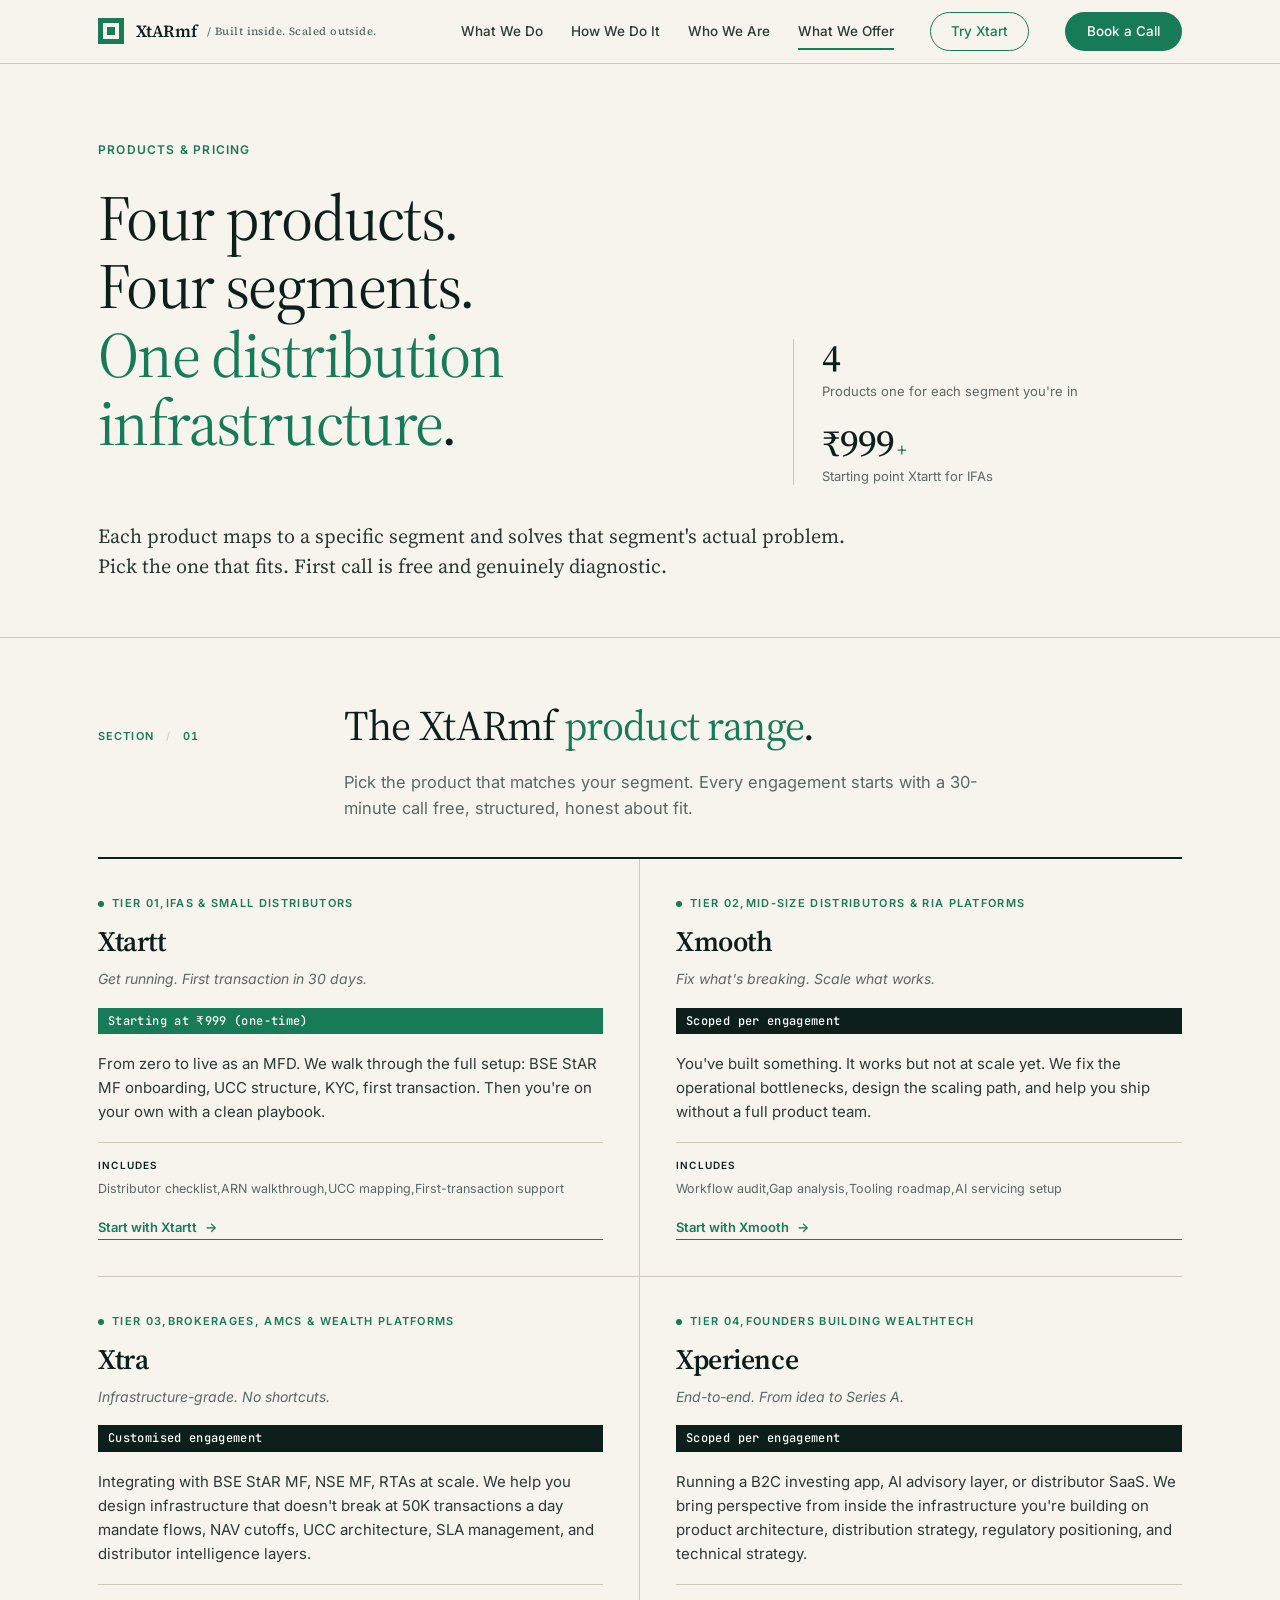
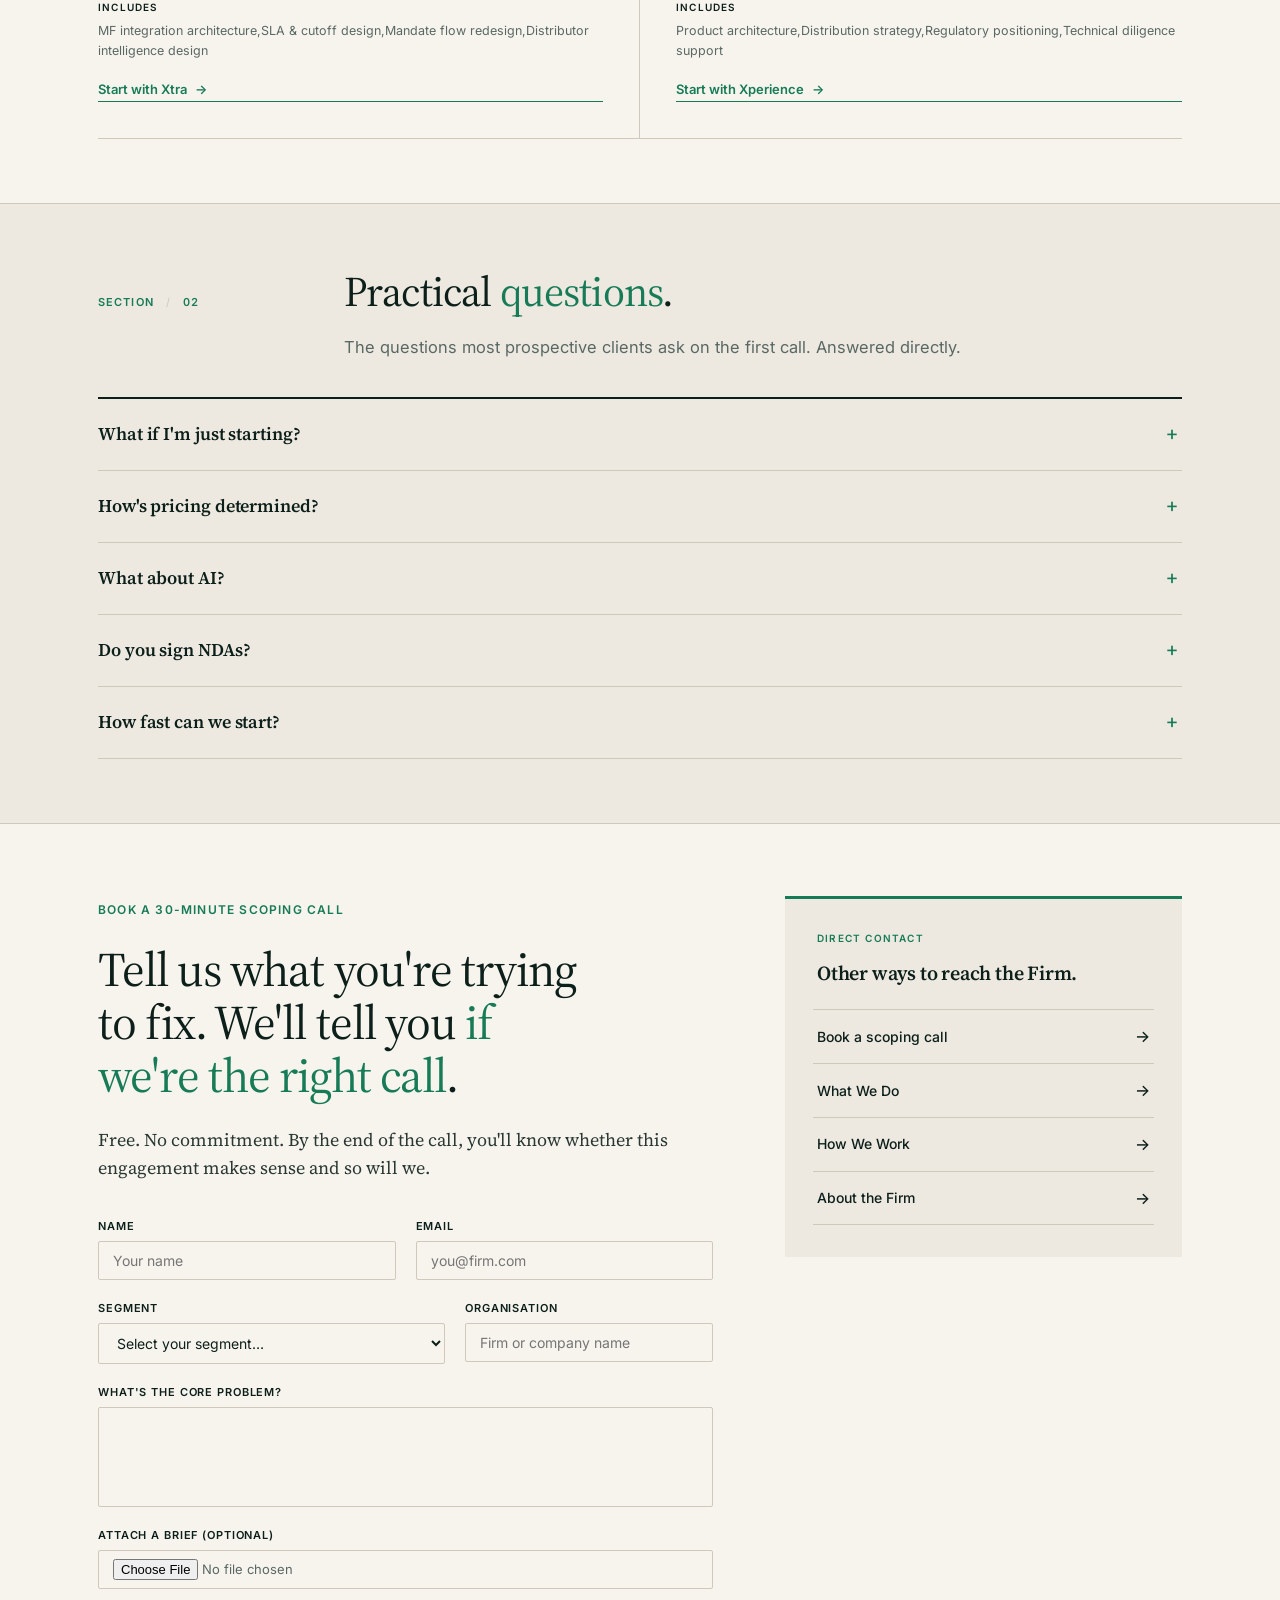
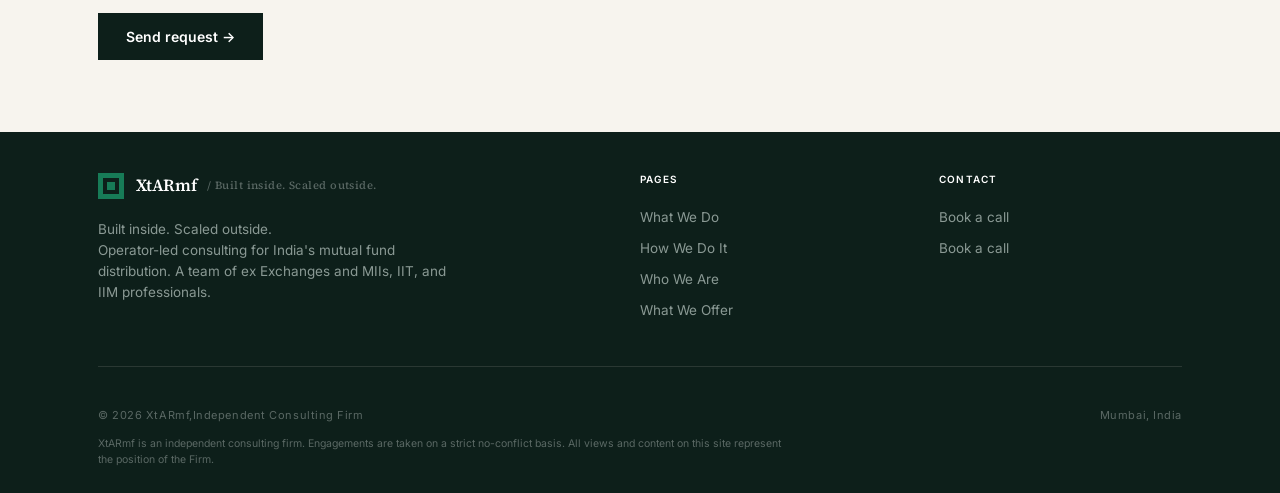
<file: solutions.html>
<!DOCTYPE html>
<html lang="en">
<head>
<meta charset="UTF-8">
<meta name="viewport" content="width=device-width,initial-scale=1.0">
<meta name="description" content="XtARmf    Products &amp; Pricing.   Xtartt, Xmooth, Xtra, Xperience. Built inside. Scaled outside.">
<title>XtARmf,Built inside. Scaled outside.</title>
<link rel="stylesheet" href="style.css">
<script src="config.js"></script>
<style>
  /* Solutions-page extras */
  .solutions-grid{display:grid;grid-template-columns:repeat(2,1fr);gap:0;margin-top:24px;border-top:2px solid var(--ink)}
  .sol-card{padding:36px 36px 36px 0;border-bottom:1px solid var(--rule);border-right:1px solid var(--rule);display:flex;flex-direction:column}
  .sol-card:nth-child(2n){border-right:none;padding-right:0;padding-left:36px}
  .sol-tier{font-size:11px;font-weight:600;letter-spacing:.12em;text-transform:uppercase;color:var(--green);margin-bottom:8px;display:flex;align-items:center;gap:8px}
  .sol-tier-dot{width:6px;height:6px;background:var(--green);border-radius:50%}
  .sol-name{font-family:'Source Serif 4',serif;font-weight:600;font-size:28px;color:var(--ink);letter-spacing:-.015em;margin-bottom:4px}
  .sol-tagline{font-size:14px;color:var(--ink-mute);margin-bottom:18px;font-style:italic}
  .sol-price{display:inline-block;font-family:'JetBrains Mono',monospace;font-size:12px;font-weight:500;background:var(--green);color:#fff;padding:4px 10px;margin-bottom:18px;letter-spacing:.03em}
  .sol-price.sol-price--custom{background:var(--ink)}
  .sol-desc{font-size:15px;line-height:1.6;color:var(--ink-body);margin-bottom:18px;flex-grow:1}
  .sol-includes{border-top:1px solid var(--rule);padding-top:14px;font-size:12.5px;color:var(--ink-mute);line-height:1.6}
  .sol-includes-label{font-size:10px;font-weight:600;letter-spacing:.12em;text-transform:uppercase;color:var(--ink);margin-bottom:6px}
  .sol-cta{display:inline-flex;align-items:center;gap:8px;margin-top:18px;font-size:13px;font-weight:600;color:var(--green);border-bottom:1px solid var(--green);padding-bottom:2px;transition:color .2s,border-color .2s}
  .sol-cta:hover{color:var(--green-deep);border-color:var(--green-deep)}
  .contact-form{max-width:680px;margin-top:36px}
  .form-row{display:grid;grid-template-columns:1fr 1fr;gap:20px;margin-bottom:20px}
  .form-field{display:flex;flex-direction:column;gap:6px}
  .form-field label{font-size:11px;font-weight:600;letter-spacing:.08em;text-transform:uppercase;color:var(--ink)}
  .form-field input,.form-field select,.form-field teXtartea{font-family:'Inter',sans-serif;font-size:14px;color:var(--ink);background:var(--bg);border:1px solid var(--rule);padding:10px 14px;border-radius:2px;outline:none;transition:border-color .2s}
  .form-field input:focus,.form-field select:focus,.form-field teXtartea:focus{border-color:var(--green)}
  .form-field teXtartea{resize:vertical;min-height:100px}
  .form-submit{background:var(--ink);color:#fff;padding:13px 28px;font-size:14px;font-weight:600;border:none;cursor:pointer;transition:background .2s;margin-top:4px}
  .form-submit:hover{background:var(--green-deep)}
  .form-field input[type="file"]{padding:8px 14px;font-size:13px;cursor:pointer;color:var(--ink-mute)}
  @media(max-width:768px){
    .solutions-grid{grid-template-columns:1fr}
    .sol-card{padding:28px 0!important;border-right:none!important}
    .form-row{grid-template-columns:1fr}
  }
</style>
</head>
<body id="top">
<a class="skip-link" href="#main">Skip to main content</a>

<header class="topbar" id="topbar">
  <div class="container topbar-inner">
    <a href="index.html" class="brand">
      <span class="brand-mark" aria-hidden="true"></span>
      <span>XtARmf</span>
      <span class="brand-tag">/ Built inside. Scaled outside.</span>
    </a>
    <button class="menu-toggle" id="menuToggle" aria-label="Toggle menu" aria-expanded="false" aria-controls="topnav">
      <svg viewBox="0 0 24 24" fill="none" stroke="currentColor" stroke-width="2" stroke-linecap="round" aria-hidden="true"><line x1="3" y1="6" x2="21" y2="6"/><line x1="3" y1="12" x2="21" y2="12"/><line x1="3" y1="18" x2="21" y2="18"/></svg>
    </button>
    <nav class="topnav" id="topnav" aria-label="Primary">
      <a href="index.html">What We Do</a>
      <a href="process.html">How We Do It</a>
      <a href="about.html">Who We Are</a>
      <a href="solutions.html" class="is-active">What We Offer</a>
      <a href="xstart.html" class="topnav-secondary">Try Xtart</a>
      <a href="javascript:void(0)" data-cal-link="anubhav-chaturvedi-uzytoo/30min" data-cal-namespace="30min" data-cal-config='{"layout":"month_view"}' class="topnav-cta">Book a Call</a>
    </nav>
  </div>
</header>

<main id="main">

<!-- HERO -->
<section class="hero" aria-label="Solutions">
  <div class="container">
    <div class="hero-grid">
      <div>
        <div class="kicker">Products &amp; Pricing</div>
        <h1>Four products. Four segments. <span class="accent">One distribution infrastructure</span>.</h1>
      </div>
      <div class="hero-stats">
        <div class="stat">
          <div class="num">4</div>
          <div class="label">Products    one for each segment you're in</div>
        </div>
        <div class="stat">
          <div class="num">₹999<span class="unit">+</span></div>
          <div class="label">Starting point      Xtartt for IFAs</div>
        </div>
      </div>
    </div>
    <p class="hero-summary">
      Each product maps to a specific segment and solves that segment's actual problem. Pick the one that fits. First call is free and genuinely diagnostic.
    </p>
  </div>
</section>

<!-- THE FOUR SOLUTIONS -->
<section id="plans" aria-labelledby="plans-h">
  <div class="container">
    <div class="section-head">
      <div class="section-num">SECTION <span class="slash">/</span> 01</div>
      <div>
        <h2 id="plans-h">The XtARmf <span class="accent">product range</span>.</h2>
        <p class="section-lede">Pick the product that matches your segment. Every engagement starts with a 30-minute call    free, structured, honest about fit.</p>
      </div>
    </div>

    <div class="solutions-grid">

      <!--   Xtartt -->
      <article class="sol-card">
        <div class="sol-tier"><span class="sol-tier-dot" aria-hidden="true"></span>Tier 01,IFAs &amp; Small Distributors</div>
        <div class="sol-name">  Xtartt</div>
        <div class="sol-tagline">Get running. First transaction in 30 days.</div>
        <span class="sol-price">Starting at ₹999 (one-time)</span>
        <p class="sol-desc">
          From zero to live as an MFD. We walk through the full setup: BSE StAR MF onboarding, UCC structure, KYC, first transaction. Then you're on your own with a clean playbook.
        </p>
        <div class="sol-includes">
          <div class="sol-includes-label">Includes</div>
          Distributor checklist,ARN walkthrough,UCC mapping,First-transaction support
        </div>
        <a href="#contact" class="sol-cta">Start with   Xtartt <span aria-hidden="true">→</span></a>
      </article>

      <!-- XMOOTH -->
      <article class="sol-card">
        <div class="sol-tier"><span class="sol-tier-dot" aria-hidden="true"></span>Tier 02,Mid-size Distributors &amp; RIA Platforms</div>
        <div class="sol-name">Xmooth</div>
        <div class="sol-tagline">Fix what's breaking. Scale what works.</div>
        <span class="sol-price sol-price--custom">Scoped per engagement</span>
        <p class="sol-desc">
          You've built something. It works    but not at scale yet. We fix the operational bottlenecks, design the scaling path, and help you ship without a full product team.
        </p>
        <div class="sol-includes">
          <div class="sol-includes-label">Includes</div>
          Workflow audit,Gap analysis,Tooling roadmap,AI servicing setup
        </div>
        <a href="#contact" class="sol-cta">Start with Xmooth <span aria-hidden="true">→</span></a>
      </article>

      <!-- XTRA -->
      <article class="sol-card">
        <div class="sol-tier"><span class="sol-tier-dot" aria-hidden="true"></span>Tier 03,Brokerages, AMCs &amp; Wealth Platforms</div>
        <div class="sol-name">Xtra</div>
        <div class="sol-tagline">Infrastructure-grade. No shortcuts.</div>
        <span class="sol-price sol-price--custom">Customised engagement</span>
        <p class="sol-desc">
          Integrating with BSE StAR MF, NSE MF, RTAs at scale. We help you design infrastructure that doesn't break at 50K transactions a day    mandate flows, NAV cutoffs, UCC architecture, SLA management, and distributor intelligence layers.
        </p>
        <div class="sol-includes">
          <div class="sol-includes-label">Includes</div>
          MF integration architecture,SLA &amp; cutoff design,Mandate flow redesign,Distributor intelligence design
        </div>
        <a href="#contact" class="sol-cta">Start with Xtra <span aria-hidden="true">→</span></a>
      </article>

      <!-- XPERIENCE -->
      <article class="sol-card">
        <div class="sol-tier"><span class="sol-tier-dot" aria-hidden="true"></span>Tier 04,Founders Building Wealthtech</div>
        <div class="sol-name">Xperience</div>
        <div class="sol-tagline">End-to-end. From idea to Series A.</div>
        <span class="sol-price sol-price--custom">Scoped per engagement</span>
        <p class="sol-desc">
          Running a B2C investing app, AI advisory layer, or distributor SaaS. We bring perspective from inside the infrastructure you're building on    product architecture, distribution strategy, regulatory positioning, and technical strategy.
        </p>
        <div class="sol-includes">
          <div class="sol-includes-label">Includes</div>
          Product architecture,Distribution strategy,Regulatory positioning,Technical diligence support
        </div>
        <a href="#contact" class="sol-cta">Start with Xperience <span aria-hidden="true">→</span></a>
      </article>

    </div>
  </div>
</section>

<!-- FAQ -->
<section class="section--soft" aria-labelledby="faq-h">
  <div class="container">
    <div class="section-head">
      <div class="section-num">SECTION <span class="slash">/</span> 02</div>
      <div>
        <h2 id="faq-h">Practical <span class="accent">questions</span>.</h2>
        <p class="section-lede">The questions most prospective clients ask on the first call. Answered directly.</p>
      </div>
    </div>
    <div class="faq-grid">
      <details>
        <summary>What if I'm just starting?</summary>
        <div class="answer">  Xtartt is built for that. It's a quick engagement    you walk away with a working setup and a clear first-steps roadmap. Low cost. High clarity.</div>
      </details>
      <details>
        <summary>How's pricing determined?</summary>
        <div class="answer">  Xtartt is fixed price (₹999). Xmooth, Xtra, and Xperience are scoped after the first call. We don't quote fixed rates blind    different companies have different problems. The scoping call is free and non-binding.</div>
      </details>
      <details>
        <summary>What about AI?</summary>
        <div class="answer">AI ships as a feature inside an engagement where it makes sense    not as a separate pitch. A client review generator, compliance assistant, or predictive model. Shipped and real, not theoretical.</div>
      </details>
      <details>
        <summary>Do you sign NDAs?</summary>
        <div class="answer">Always. NDA first, before any conversation. Client information stays private. We don't use engagements as marketing material without permission.</div>
      </details>
      <details>
        <summary>How fast can we start?</summary>
        <div class="answer">First call typically happens within a week. Diagnostics and audits usually start within 2-3 weeks. Build engagements take longer depending on our capacity    we're transparent about that from day one.</div>
      </details>
    </div>
  </div>
</section>

<!-- CONTACT / BOOK A CALL -->
<section class="cta-section section--last" id="contact" aria-labelledby="contact-h">
  <div class="container">
    <div class="cta-grid">
      <div>
        <div class="kicker">Book a 30-minute scoping call</div>
        <h2 id="contact-h">Tell us what you're trying to fix. We'll tell you <span class="accent">if we're the right call</span>.</h2>
        <p class="lede">Free. No commitment. By the end of the call, you'll know whether this engagement makes sense    and so will we.</p>

        <form class="contact-form" id="scoping-form">
          <div class="form-row">
            <div class="form-field">
              <label for="fname">Name</label>
              <input type="text" id="fname" name="name" placeholder="Your name" required>
            </div>
            <div class="form-field">
              <label for="femail">Email</label>
              <input type="email" id="femail" name="email" placeholder="you@firm.com" required>
            </div>
          </div>
          <div class="form-row">
            <div class="form-field">
              <label for="fsegment">Segment</label>
              <select id="fsegment" name="segment">
                <option value="">Select your segment…</option>
                <option value="ifa">Independent IFA / Small Distributor —  Xtartt</option>
                <option value="mid">Mid-size Distributor / RIA Platform — Xmooth</option>
                <option value="brokerage">Brokerage / AMC / Wealth Platform — Xtra</option>
                <option value="founder">Founder building on the rails — Xperience</option>
              </select>
            </div>
            <div class="form-field">
              <label for="forg">Organisation</label>
              <input type="text" id="forg" name="org" placeholder="Firm or company name">
            </div>
          </div>
          <div class="form-field" style="margin-bottom:20px">
            <label for="fmsg">What's the core problem?</label>
            <teXtartea id="fmsg" name="message" placeholder="Briefly describe what you're working on or stuck on…"></teXtartea>
          </div>
          <div class="form-field" style="margin-bottom:20px">
            <label for="fbrief">Attach a brief (optional)</label>
            <input type="file" id="fbrief" name="attachment" accept=".pdf,.doc,.docx,.ppt,.pptx,.txt">
          </div>
          <button type="submit" class="form-submit" id="scoping-submit">Send request →</button>
        </form>
      </div>
      <div class="cta-card" style="align-self:start">
        <div class="label">Direct Contact</div>
        <h4>Other ways to reach the Firm.</h4>
        <a href="javascript:void(0)" data-cal-link="anubhav-chaturvedi-uzytoo/30min" data-cal-namespace="30min" data-cal-config='{"layout":"month_view"}' class="cta-link"><span>Book a scoping call</span><span class="arrow" aria-hidden="true">→</span></a>
        <a href="index.html" class="cta-link"><span>What We Do</span><span class="arrow" aria-hidden="true">→</span></a>
        <a href="process.html" class="cta-link"><span>How We Work</span><span class="arrow" aria-hidden="true">→</span></a>
        <a href="about.html" class="cta-link"><span>About the Firm</span><span class="arrow" aria-hidden="true">→</span></a>
      </div>
    </div>
  </div>
</section>

</main>

<footer>
  <div class="container">
    <div class="footer-grid">
      <div>
        <a href="index.html" class="brand"><span class="brand-mark" aria-hidden="true"></span><span>XtARmf</span><span class="brand-tag">/ Built inside. Scaled outside.</span></a>
        <p class="footer-tag">Built inside. Scaled outside.<br>Operator-led consulting for India's mutual fund distribution. A team of ex Exchanges and MIIs, IIT, and IIM professionals.</p>
      </div>
      <div class="footer-col">
        <div class="footer-col-label">Pages</div>
        <a href="index.html">What We Do</a>
        <a href="process.html">How We Do It</a>
        <a href="about.html">Who We Are</a>
        <a href="solutions.html">What We Offer</a>
      </div>
      <div class="footer-col">
        <div class="footer-col-label">Contact</div>
        <a href="javascript:void(0)" data-cal-link="anubhav-chaturvedi-uzytoo/30min" data-cal-namespace="30min" data-cal-config='{"layout":"month_view"}'>Book a call</a>
        <a href="javascript:void(0)" data-cal-link="anubhav-chaturvedi-uzytoo/30min" data-cal-namespace="30min" data-cal-config='{"layout":"month_view"}'>Book a call</a>
      </div>
    </div>
    <div class="footer-bottom">
      <span>© <span id="year">2026</span> XtARmf,Independent Consulting Firm</span>
      <span>Mumbai, India</span>
    </div>
    <p class="footer-disclaimer">XtARmf is an independent consulting firm. Engagements are taken on a strict no-conflict basis. All views and content on this site represent the position of the Firm.</p>
  </div>
</footer>
<script>
(function(){
  document.getElementById('year').textContent=new Date().getFullYear();
  var tb=document.getElementById('topbar'),ls=false;
  function sc(){var s=window.scrollY>8;if(s!==ls){tb.classList.toggle('is-scrolled',s);ls=s;}}
  window.addEventListener('scroll',sc,{passive:true});sc();
  var tog=document.getElementById('menuToggle'),nav=document.getElementById('topnav');
  if(tog&&nav){tog.addEventListener('click',function(){var o=nav.classList.toggle('is-open');tog.setAttribute('aria-expanded',o);});nav.querySelectorAll('a').forEach(function(l){l.addEventListener('click',function(){nav.classList.remove('is-open');tog.setAttribute('aria-expanded','false');});});}
  var form=document.getElementById('scoping-form');
  var btn=document.getElementById('scoping-submit');
  if(form){form.addEventListener('submit',function(e){
    e.preventDefault();
    btn.textContent='Sending…';btn.disabled=true;
    var data=new FormData(form);
    data.append('access_key',XtARmf.formKey);
    fetch('https://api.web3forms.com/submit',{method:'POST',body:data})
      .then(function(r){return r.json();})
      .then(function(res){
        if(res.success){btn.textContent='Sent. The Firm will be in touch shortly.';}
        else{btn.textContent='Something went wrong. Please try again.';btn.disabled=false;}
      })
      .catch(function(){btn.textContent='Something went wrong. Please try again.';btn.disabled=false;});
  });}
})();
</script>
<script type="text/javascript">(function(C,A,L){let p=function(a,ar){a.q.push(ar);};let d=C.document;C.Cal=C.Cal||function(){let cal=C.Cal;let ar=arguments;if(!cal.loaded){cal.ns={};cal.q=cal.q||[];d.head.appendChild(d.createElement("script")).src=A;cal.loaded=true;}if(ar[0]===L){const api=function(){p(api,arguments);};const namespace=ar[1];api.q=api.q||[];if(typeof namespace==="string"){cal.ns[namespace]=cal.ns[namespace]||api;p(cal.ns[namespace],ar);p(cal,["initNamespace",namespace]);}else p(cal,ar);return;}p(cal,ar);};})(window,"https://app.cal.com/embed/embed.js","init");Cal("init","30min",{origin:"https://app.cal.com"});Cal.ns["30min"]("floatingButton",{"calLink":"anubhav-chaturvedi-uzytoo/30min","buttonText":"Book a Call","config":{"layout":"month_view","useSlotsViewOnSmallScreen":"true"}});Cal.ns["30min"]("ui",{"hideEventTypeDetails":false,"layout":"month_view"});</script>
</body>
</html>
</file>
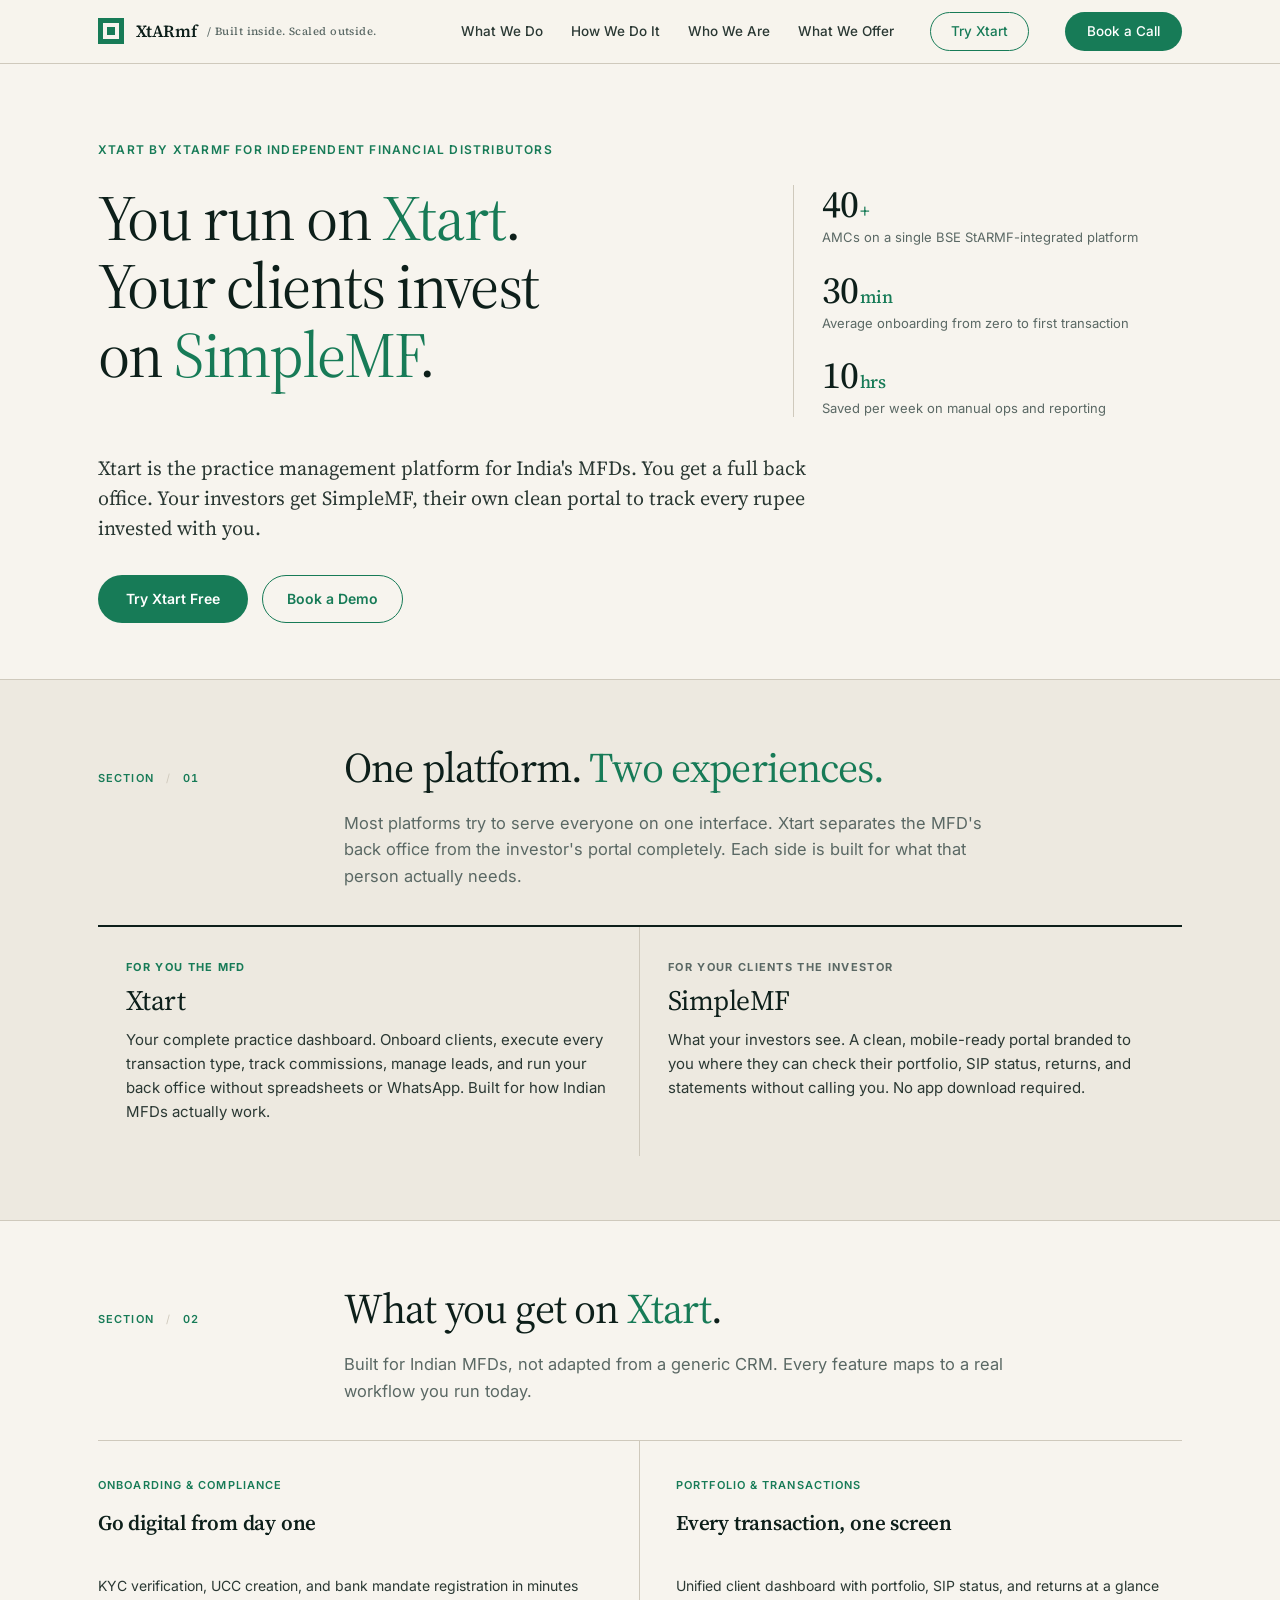
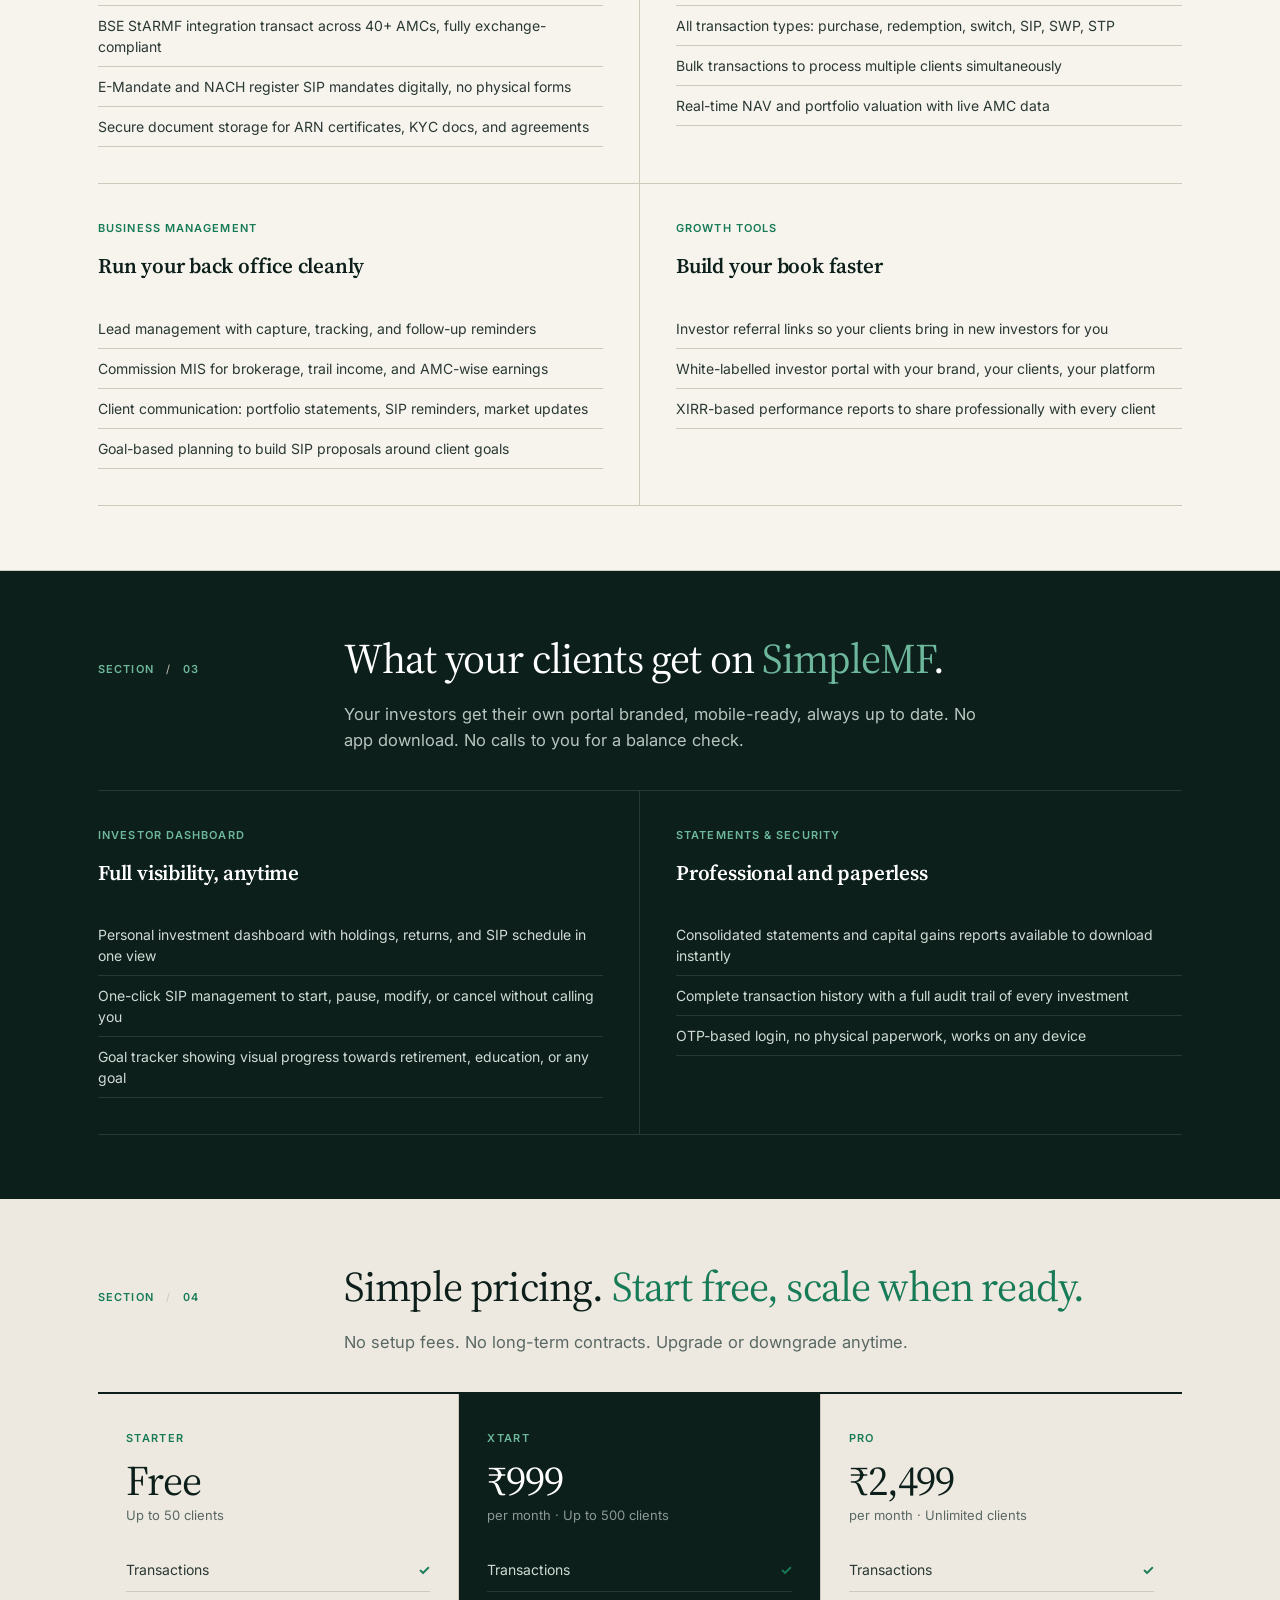
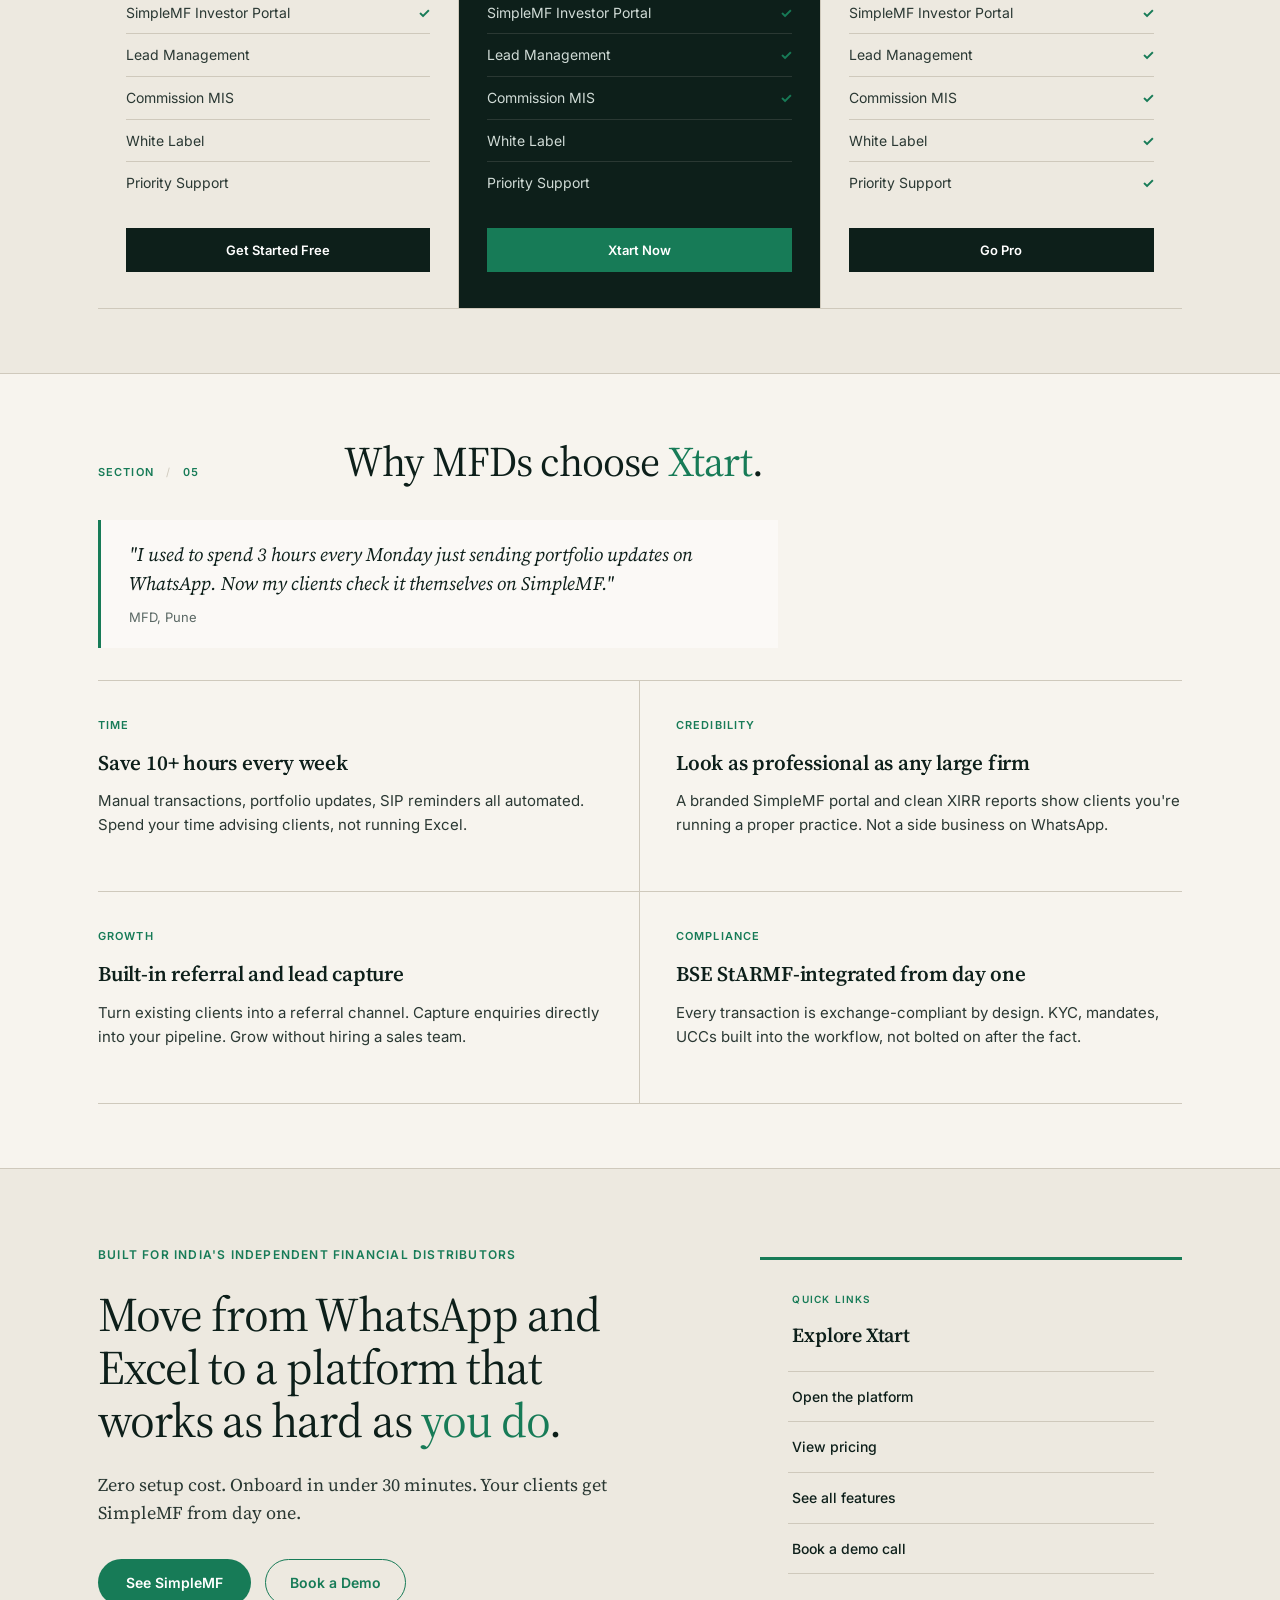
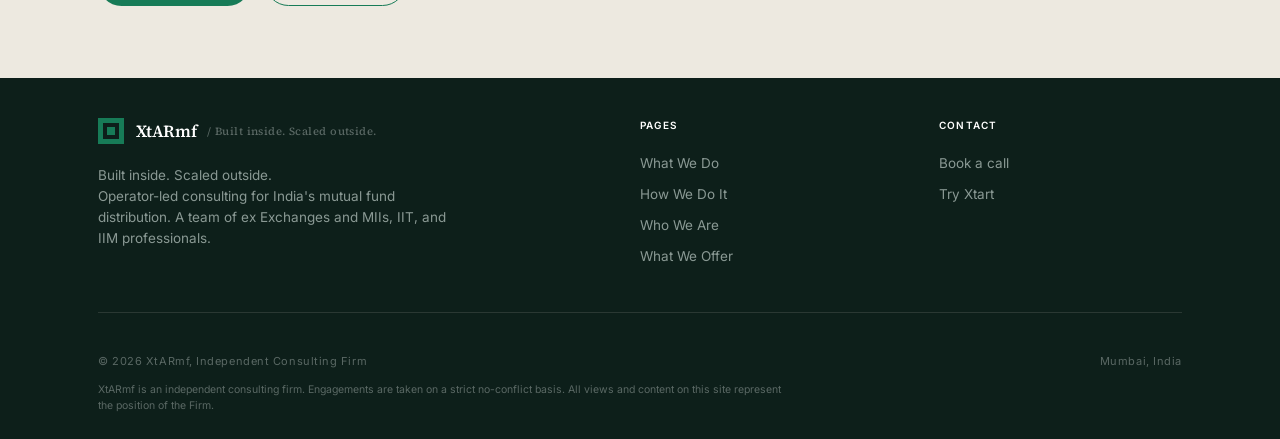
<file: xstart.html>
<!DOCTYPE html>
<html lang="en">
<head>
<meta charset="UTF-8">
<meta name="viewport" content="width=device-width,initial-scale=1.0">
<meta name="description" content="Xtart by XtARmf   The practice platform for India's independent financial distributors. You run on Xtart. Your clients invest on SimpleMF.">
<title>XtARmf / Xtart   For Independent Financial Distributors</title>
<link rel="stylesheet" href="style.css">
<style>
  .two-sided{display:grid;grid-template-columns:1fr 1fr;gap:0;border-top:2px solid var(--ink);margin-top:32px}
  .side-card{padding:32px 28px;border-right:1px solid var(--rule)}
  .side-card:last-child{border-right:none}
  .side-label{font-size:11px;font-weight:700;letter-spacing:.12em;text-transform:uppercase;margin-bottom:8px}
  .side-label.mfd{color:var(--green)}
  .side-label.investor{color:var(--ink-mute)}
  .side-title{font-family:'Source Serif 4',serif;font-size:28px;font-weight:400;color:var(--ink);letter-spacing:-.02em;line-height:1.15;margin-bottom:12px}
  .side-body{font-size:15px;color:var(--ink-body);line-height:1.6}
  .pricing-grid{display:grid;grid-template-columns:repeat(3,1fr);gap:0;margin-top:24px;border-top:2px solid var(--ink)}
  .price-card{padding:36px 28px;border-right:1px solid var(--rule);border-bottom:1px solid var(--rule);display:flex;flex-direction:column}
  .price-card:last-child{border-right:none}
  .price-tier{font-size:11px;font-weight:600;letter-spacing:.12em;text-transform:uppercase;color:var(--green);margin-bottom:12px}
  .price-amount{font-family:'Source Serif 4',serif;font-size:42px;font-weight:400;color:var(--ink);letter-spacing:-.025em;line-height:1;margin-bottom:4px}
  .price-sub{font-size:13px;color:var(--ink-mute);margin-bottom:24px}
  .price-row{display:flex;justify-content:space-between;padding:10px 0;border-bottom:1px solid var(--rule);font-size:14px;color:var(--ink-body)}
  .price-row:last-of-type{border-bottom:none}
  .price-row .tick{color:var(--green);font-weight:700}
  .price-row .cross{color:var(--rule)}
  .price-cta-btn{display:block;margin-top:24px;text-align:center;background:var(--ink);color:#fff;padding:12px;font-size:13px;font-weight:600;transition:background .2s}
  .price-cta-btn:hover{background:var(--green-deep)}
  .price-card.featured{background:var(--ink)}
  .price-card.featured .price-tier{color:var(--green-light)}
  .price-card.featured .price-amount{color:#fff}
  .price-card.featured .price-sub{color:#8a9994}
  .price-card.featured .price-row{color:#d0dbd6;border-color:var(--rule-dark)}
  .price-card.featured .price-row .cross{color:#3a4a44}
  .price-card.featured .price-cta-btn{background:var(--green)}
  .price-card.featured .price-cta-btn:hover{background:var(--green-deep)}
  .feature-list{list-style:none;margin-top:16px}
  .feature-list li{padding:9px 0;border-bottom:1px solid var(--rule);font-size:14px;color:var(--ink-body);line-height:1.5}
  .feature-list--dark li{border-color:var(--rule-dark);color:#d0dbd6}
  .testimonial{border-left:3px solid var(--green);padding:20px 28px;background:rgba(255,255,255,.5);margin-top:32px;max-width:680px}
  .testimonial p{font-family:'Source Serif 4',serif;font-size:19px;line-height:1.5;color:var(--ink);font-style:italic}
  .testimonial cite{display:block;margin-top:10px;font-size:13px;color:var(--ink-mute);font-style:normal}
  .cta-pair{display:flex;gap:14px;flex-wrap:wrap;margin-top:32px;align-items:center}
  .btn-primary{background:var(--green);color:#fff;padding:13px 28px;font-size:14px;font-weight:600;border-radius:999px;transition:background .2s;white-space:nowrap}
  .btn-primary:hover{background:var(--green-deep)}
  .btn-ghost{border:1.5px solid var(--green);color:var(--green);padding:12px 24px;font-size:14px;font-weight:600;border-radius:999px;transition:background .2s,color .2s;white-space:nowrap}
  .btn-ghost:hover{background:var(--green);color:#fff}
  .platform-badge{display:inline-block;font-size:11px;font-weight:700;letter-spacing:.1em;text-transform:uppercase;padding:4px 10px;border-radius:4px;margin-bottom:16px}
  .badge-mfd{background:var(--green);color:#fff}
  .badge-investor{background:var(--ink);color:#fff}
  @media(max-width:768px){
    .two-sided{grid-template-columns:1fr}
    .side-card{border-right:none;border-bottom:1px solid var(--rule)}
    .side-card:last-child{border-bottom:none}
    .pricing-grid{grid-template-columns:1fr}
    .price-card{border-right:none}
  }
</style>
</head>
<body id="top">
<a class="skip-link" href="#main">Skip to main content</a>

<header class="topbar" id="topbar">
  <div class="container topbar-inner">
    <a href="index.html" class="brand">
      <span class="brand-mark" aria-hidden="true"></span>
      <span>XtARmf</span>
      <span class="brand-tag">/ Built inside. Scaled outside.</span>
    </a>
    <button class="menu-toggle" id="menuToggle" aria-label="Toggle menu" aria-expanded="false" aria-controls="topnav">
      <svg viewBox="0 0 24 24" fill="none" stroke="currentColor" stroke-width="2" stroke-linecap="round" aria-hidden="true"><line x1="3" y1="6" x2="21" y2="6"/><line x1="3" y1="12" x2="21" y2="12"/><line x1="3" y1="18" x2="21" y2="18"/></svg>
    </button>
    <nav class="topnav" id="topnav" aria-label="Primary">
      <a href="index.html">What We Do</a>
      <a href="process.html">How We Do It</a>
      <a href="about.html">Who We Are</a>
      <a href="solutions.html">What We Offer</a>
      <a href="xstart.html" class="topnav-secondary is-active">Try Xtart</a>
      <a href="javascript:void(0)" data-cal-link="anubhav-chaturvedi-uzytoo/30min" data-cal-namespace="30min" data-cal-config='{"layout":"month_view"}' class="topnav-cta">Book a Call</a>
    </nav>
  </div>
</header>

<main id="main">

<!-- HERO -->
<section class="hero" aria-label="Xtart for MFDs">
  <div class="container">
    <div class="hero-grid">
      <div>
        <div class="kicker">Xtart by XtARmf   For Independent Financial Distributors</div>
        <h1>You run on <span class="accent">Xtart</span>. Your clients invest on <span class="accent">SimpleMF</span>.</h1>
      </div>
      <div class="hero-stats">
        <div class="stat">
          <div class="num">40<span class="unit">+</span></div>
          <div class="label">AMCs on a single BSE StARMF-integrated platform</div>
        </div>
        <div class="stat">
          <div class="num">30<span class="unit">min</span></div>
          <div class="label">Average onboarding from zero to first transaction</div>
        </div>
        <div class="stat">
          <div class="num">10<span class="unit">hrs</span></div>
          <div class="label">Saved per week on manual ops and reporting</div>
        </div>
      </div>
    </div>
    <p class="hero-summary">Xtart is the practice management platform for India's MFDs. You get a full back office. Your investors get SimpleMF, their own clean portal to track every rupee invested with you.</p>
    <div class="cta-pair">
      <a href="https://simplemf.onrender.com" target="_blank" rel="noopener" class="btn-primary">Try Xtart Free</a>
      <a href="javascript:void(0)" data-cal-link="anubhav-chaturvedi-uzytoo/30min" data-cal-namespace="30min" data-cal-config='{"layout":"month_view"}' class="btn-ghost">Book a Demo</a>
    </div>
  </div>
</section>

<!-- TWO-SIDED PLATFORM EXPLAINER -->
<section class="section--soft" aria-labelledby="split-h">
  <div class="container">
    <div class="section-head">
      <div class="section-num">SECTION <span class="slash">/</span> 01</div>
      <div>
        <h2 id="split-h">One platform. <span class="accent">Two experiences.</span></h2>
        <p class="section-lede">Most platforms try to serve everyone on one interface. Xtart separates the MFD's back office from the investor's portal completely. Each side is built for what that person actually needs.</p>
      </div>
    </div>
    <div class="two-sided">
      <div class="side-card">
        <div class="side-label mfd">For You   The MFD</div>
        <div class="side-title">Xtart</div>
        <p class="side-body">Your complete practice dashboard. Onboard clients, execute every transaction type, track commissions, manage leads, and run your back office without spreadsheets or WhatsApp. Built for how Indian MFDs actually work.</p>
      </div>
      <div class="side-card">
        <div class="side-label investor">For Your Clients   The Investor</div>
        <div class="side-title">SimpleMF</div>
        <p class="side-body">What your investors see. A clean, mobile-ready portal branded to you where they can check their portfolio, SIP status, returns, and statements without calling you. No app download required.</p>
      </div>
    </div>
  </div>
</section>

<!-- WHAT MFDs GET -->
<section id="ifa" aria-labelledby="ifa-h">
  <div class="container">
    <div class="section-head">
      <div class="section-num">SECTION <span class="slash">/</span> 02</div>
      <div>
        <h2 id="ifa-h">What you get on <span class="accent">Xtart</span>.</h2>
        <p class="section-lede">Built for Indian MFDs, not adapted from a generic CRM. Every feature maps to a real workflow you run today.</p>
      </div>
    </div>
    <div class="practices">
      <article class="practice">
        <div class="practice-num">ONBOARDING &amp; COMPLIANCE</div>
        <h3>Go digital from day one</h3>
        <ul class="feature-list">
          <li>KYC verification, UCC creation, and bank mandate registration in minutes</li>
          <li>BSE StARMF integration   transact across 40+ AMCs, fully exchange-compliant</li>
          <li>E-Mandate and NACH   register SIP mandates digitally, no physical forms</li>
          <li>Secure document storage for ARN certificates, KYC docs, and agreements</li>
        </ul>
      </article>
      <article class="practice">
        <div class="practice-num">PORTFOLIO &amp; TRANSACTIONS</div>
        <h3>Every transaction, one screen</h3>
        <ul class="feature-list">
          <li>Unified client dashboard with portfolio, SIP status, and returns at a glance</li>
          <li>All transaction types: purchase, redemption, switch, SIP, SWP, STP</li>
          <li>Bulk transactions to process multiple clients simultaneously</li>
          <li>Real-time NAV and portfolio valuation with live AMC data</li>
        </ul>
      </article>
      <article class="practice">
        <div class="practice-num">BUSINESS MANAGEMENT</div>
        <h3>Run your back office cleanly</h3>
        <ul class="feature-list">
          <li>Lead management with capture, tracking, and follow-up reminders</li>
          <li>Commission MIS for brokerage, trail income, and AMC-wise earnings</li>
          <li>Client communication: portfolio statements, SIP reminders, market updates</li>
          <li>Goal-based planning to build SIP proposals around client goals</li>
        </ul>
      </article>
      <article class="practice">
        <div class="practice-num">GROWTH TOOLS</div>
        <h3>Build your book faster</h3>
        <ul class="feature-list">
          <li>Investor referral links so your clients bring in new investors for you</li>
          <li>White-labelled investor portal with your brand, your clients, your platform</li>
          <li>XIRR-based performance reports to share professionally with every client</li>
        </ul>
      </article>
    </div>
  </div>
</section>

<!-- WHAT INVESTORS GET (dark) -->
<section class="section--dark" id="investors" aria-labelledby="inv-h">
  <div class="container">
    <div class="section-head">
      <div class="section-num">SECTION <span class="slash">/</span> 03</div>
      <div>
        <h2 id="inv-h">What your clients get on <span style="color:var(--green-light)">SimpleMF</span>.</h2>
        <p class="section-lede">Your investors get their own portal   branded, mobile-ready, always up to date. No app download. No calls to you for a balance check.</p>
      </div>
    </div>
    <div class="practices">
      <article class="practice" style="border-color:var(--rule-dark)">
        <div class="practice-num" style="color:var(--green-light)">INVESTOR DASHBOARD</div>
        <h3 style="color:#fff">Full visibility, anytime</h3>
        <ul class="feature-list feature-list--dark">
          <li>Personal investment dashboard with holdings, returns, and SIP schedule in one view</li>
          <li>One-click SIP management to start, pause, modify, or cancel without calling you</li>
          <li>Goal tracker showing visual progress towards retirement, education, or any goal</li>
        </ul>
      </article>
      <article class="practice" style="border-color:var(--rule-dark)">
        <div class="practice-num" style="color:var(--green-light)">STATEMENTS &amp; SECURITY</div>
        <h3 style="color:#fff">Professional and paperless</h3>
        <ul class="feature-list feature-list--dark">
          <li>Consolidated statements and capital gains reports available to download instantly</li>
          <li>Complete transaction history with a full audit trail of every investment</li>
          <li>OTP-based login, no physical paperwork, works on any device</li>
        </ul>
      </article>
    </div>
  </div>
</section>

<!-- PRICING -->
<section class="section--soft" id="pricing" aria-labelledby="price-h">
  <div class="container">
    <div class="section-head">
      <div class="section-num">SECTION <span class="slash">/</span> 04</div>
      <div>
        <h2 id="price-h">Simple pricing. <span class="accent">Start free, scale when ready.</span></h2>
        <p class="section-lede">No setup fees. No long-term contracts. Upgrade or downgrade anytime.</p>
      </div>
    </div>
    <div class="pricing-grid">
      <div class="price-card">
        <div class="price-tier">Starter</div>
        <div class="price-amount">Free</div>
        <div class="price-sub">Up to 50 clients</div>
        <div class="price-row"><span>Transactions</span><span class="tick">✓</span></div>
        <div class="price-row"><span>SimpleMF Investor Portal</span><span class="tick">✓</span></div>
        <div class="price-row"><span>Lead Management</span><span class="cross"> </span></div>
        <div class="price-row"><span>Commission MIS</span><span class="cross"> </span></div>
        <div class="price-row"><span>White Label</span><span class="cross"> </span></div>
        <div class="price-row"><span>Priority Support</span><span class="cross"> </span></div>
        <a href="https://simplemf.onrender.com" target="_blank" rel="noopener" class="price-cta-btn">Get Started Free</a>
      </div>
      <div class="price-card featured">
        <div class="price-tier">Xtart</div>
        <div class="price-amount">₹999</div>
        <div class="price-sub">per month · Up to 500 clients</div>
        <div class="price-row"><span>Transactions</span><span class="tick">✓</span></div>
        <div class="price-row"><span>SimpleMF Investor Portal</span><span class="tick">✓</span></div>
        <div class="price-row"><span>Lead Management</span><span class="tick">✓</span></div>
        <div class="price-row"><span>Commission MIS</span><span class="tick">✓</span></div>
        <div class="price-row"><span>White Label</span><span class="cross"> </span></div>
        <div class="price-row"><span>Priority Support</span><span class="cross"> </span></div>
        <a href="https://simplemf.onrender.com" target="_blank" rel="noopener" class="price-cta-btn">Xtart Now</a>
      </div>
      <div class="price-card">
        <div class="price-tier">Pro</div>
        <div class="price-amount">₹2,499</div>
        <div class="price-sub">per month · Unlimited clients</div>
        <div class="price-row"><span>Transactions</span><span class="tick">✓</span></div>
        <div class="price-row"><span>SimpleMF Investor Portal</span><span class="tick">✓</span></div>
        <div class="price-row"><span>Lead Management</span><span class="tick">✓</span></div>
        <div class="price-row"><span>Commission MIS</span><span class="tick">✓</span></div>
        <div class="price-row"><span>White Label</span><span class="tick">✓</span></div>
        <div class="price-row"><span>Priority Support</span><span class="tick">✓</span></div>
        <a href="https://simplemf.onrender.com" target="_blank" rel="noopener" class="price-cta-btn">Go Pro</a>
      </div>
    </div>
  </div>
</section>

<!-- WHY IT WORKS -->
<section aria-labelledby="why-h">
  <div class="container">
    <div class="section-head">
      <div class="section-num">SECTION <span class="slash">/</span> 05</div>
      <div>
        <h2 id="why-h">Why MFDs choose <span class="accent">Xtart</span>.</h2>
      </div>
    </div>
    <div class="testimonial">
      <p>"I used to spend 3 hours every Monday just sending portfolio updates on WhatsApp. Now my clients check it themselves on SimpleMF."</p>
      <cite>MFD, Pune</cite>
    </div>
    <div class="practices" style="margin-top:32px">
      <article class="practice">
        <div class="practice-num">TIME</div>
        <h3>Save 10+ hours every week</h3>
        <p>Manual transactions, portfolio updates, SIP reminders   all automated. Spend your time advising clients, not running Excel.</p>
      </article>
      <article class="practice">
        <div class="practice-num">CREDIBILITY</div>
        <h3>Look as professional as any large firm</h3>
        <p>A branded SimpleMF portal and clean XIRR reports show clients you're running a proper practice. Not a side business on WhatsApp.</p>
      </article>
      <article class="practice">
        <div class="practice-num">GROWTH</div>
        <h3>Built-in referral and lead capture</h3>
        <p>Turn existing clients into a referral channel. Capture enquiries directly into your pipeline. Grow without hiring a sales team.</p>
      </article>
      <article class="practice">
        <div class="practice-num">COMPLIANCE</div>
        <h3>BSE StARMF-integrated from day one</h3>
        <p>Every transaction is exchange-compliant by design. KYC, mandates, UCCs   built into the workflow, not bolted on after the fact.</p>
      </article>
    </div>
  </div>
</section>

<!-- FOOTER CTA -->
<section class="cta-section section--last section--soft" aria-labelledby="fcta-h">
  <div class="container">
    <div class="cta-grid">
      <div>
        <div class="kicker">Built for India's Independent Financial Distributors</div>
        <h2 id="fcta-h">Move from WhatsApp and Excel to a platform that works as hard as <span class="accent">you do</span>.</h2>
        <p class="lede">Zero setup cost. Onboard in under 30 minutes. Your clients get SimpleMF from day one.</p>
        <div class="cta-pair">
          <a href="https://simplemf.onrender.com" target="_blank" rel="noopener" class="btn-primary">See SimpleMF</a>
          <a href="javascript:void(0)" data-cal-link="anubhav-chaturvedi-uzytoo/30min" data-cal-namespace="30min" data-cal-config='{"layout":"month_view"}' class="btn-ghost">Book a Demo</a>
        </div>
      </div>
      <div class="cta-card">
        <div class="label">Quick links</div>
        <h4>Explore Xtart</h4>
        <a href="https://simplemf.onrender.com" target="_blank" rel="noopener" class="cta-link"><span>Open the platform</span></a>
        <a href="#pricing" class="cta-link"><span>View pricing</span></a>
        <a href="#ifa" class="cta-link"><span>See all features</span></a>
        <a href="javascript:void(0)" data-cal-link="anubhav-chaturvedi-uzytoo/30min" data-cal-namespace="30min" data-cal-config='{"layout":"month_view"}' class="cta-link"><span>Book a demo call</span></a>
      </div>
    </div>
  </div>
</section>

</main>

<footer>
  <div class="container">
    <div class="footer-grid">
      <div>
        <a href="index.html" class="brand"><span class="brand-mark" aria-hidden="true"></span><span>XtARmf</span><span class="brand-tag">/ Built inside. Scaled outside.</span></a>
        <p class="footer-tag">Built inside. Scaled outside.<br>Operator-led consulting for India's mutual fund distribution. A team of ex Exchanges and MIIs, IIT, and IIM professionals.</p>
      </div>
      <div class="footer-col">
        <div class="footer-col-label">Pages</div>
        <a href="index.html">What We Do</a>
        <a href="process.html">How We Do It</a>
        <a href="about.html">Who We Are</a>
        <a href="solutions.html">What We Offer</a>
      </div>
      <div class="footer-col">
        <div class="footer-col-label">Contact</div>
        <a href="javascript:void(0)" data-cal-link="anubhav-chaturvedi-uzytoo/30min" data-cal-namespace="30min" data-cal-config='{"layout":"month_view"}'>Book a call</a>
        <a href="xstart.html">Try Xtart</a>
      </div>
    </div>
    <div class="footer-bottom">
      <span>© <span id="year">2026</span> XtARmf, Independent Consulting Firm</span>
      <span>Mumbai, India</span>
    </div>
    <p class="footer-disclaimer">XtARmf is an independent consulting firm. Engagements are taken on a strict no-conflict basis. All views and content on this site represent the position of the Firm.</p>
  </div>
</footer>
<script>
(function(){
  document.getElementById('year').textContent=new Date().getFullYear();
  var tb=document.getElementById('topbar'),ls=false;
  function sc(){var s=window.scrollY>8;if(s!==ls){tb.classList.toggle('is-scrolled',s);ls=s;}}
  window.addEventListener('scroll',sc,{passive:true});sc();
  var tog=document.getElementById('menuToggle'),nav=document.getElementById('topnav');
  if(tog&&nav){tog.addEventListener('click',function(){var o=nav.classList.toggle('is-open');tog.setAttribute('aria-expanded',o);});nav.querySelectorAll('a').forEach(function(l){l.addEventListener('click',function(){nav.classList.remove('is-open');tog.setAttribute('aria-expanded','false');});});}
})();
</script>
<script type="text/javascript">(function(C,A,L){let p=function(a,ar){a.q.push(ar);};let d=C.document;C.Cal=C.Cal||function(){let cal=C.Cal;let ar=arguments;if(!cal.loaded){cal.ns={};cal.q=cal.q||[];d.head.appendChild(d.createElement("script")).src=A;cal.loaded=true;}if(ar[0]===L){const api=function(){p(api,arguments);};const namespace=ar[1];api.q=api.q||[];if(typeof namespace==="string"){cal.ns[namespace]=cal.ns[namespace]||api;p(cal.ns[namespace],ar);p(cal,["initNamespace",namespace]);}else p(cal,ar);return;}p(cal,ar);};})(window,"https://app.cal.com/embed/embed.js","init");Cal("init","30min",{origin:"https://app.cal.com"});Cal.ns["30min"]("floatingButton",{"calLink":"anubhav-chaturvedi-uzytoo/30min","buttonText":"Book a Call","config":{"layout":"month_view","useSlotsViewOnSmallScreen":"true"}});Cal.ns["30min"]("ui",{"hideEventTypeDetails":false,"layout":"month_view"});</script>
</body>
</html>
</file>
<file: style.css>
/* ============================================================
   Xtartmf · Global Stylesheet
   BCG-style typography meets consulting-profile warmth
   ============================================================ */
@import url('https://fonts.googleapis.com/css2?family=Source+Serif+4:ital,opsz,wght@0,8..60,300;0,8..60,400;0,8..60,500;0,8..60,600;1,8..60,400&family=Inter:wght@400;500;600;700&family=JetBrains+Mono:wght@400;500&display=swap');

/* ── DESIGN TOKENS ── */
:root {
  /* BCG-inspired palette with consulting-profile warmth */
  --bg:          #f7f4ee;   /* warm paper */
  --bg-soft:     #ede9e0;   /* slightly deeper */
  --bg-dark:     #0d1f1a;   /* deep charcoal/navy */
  --bg-mid:      #162920;   /* mid-dark for sections */
  --ink:         #0d1f1a;
  --ink-body:    #2a3833;
  --ink-mute:    #5a6864;
  --rule:        #cfc9bc;
  --rule-dark:   #2a3833;
  --green:       #177B57;   /* emerald accent */
  --green-deep:  #0e5a3f;
  --green-light: #6db89d;
  --topbar-h:    64px;
  --ease:        cubic-bezier(0.2,0.8,0.2,1);
  --shadow-sm:   0 1px 3px rgba(13,31,26,.07);
  --shadow-md:   0 4px 18px rgba(13,31,26,.10);
}

/* ── RESET ── */
*,*::before,*::after{margin:0;padding:0;box-sizing:border-box}
html{scroll-behavior:smooth;scroll-padding-top:var(--topbar-h);-webkit-text-size-adjust:100%}
body{background:var(--bg);color:var(--ink-body);font-family:'Inter',-apple-system,BlinkMacSystemFont,sans-serif;font-size:16px;line-height:1.55;-webkit-font-smoothing:antialiased;text-rendering:optimizeLegibility;overflow-x:hidden}
img{max-width:100%;display:block}
a{color:inherit;text-decoration:none}
button{font:inherit;cursor:pointer;background:none;border:none;color:inherit}
::selection{background:var(--green);color:#fff}
:focus-visible{outline:2px solid var(--green);outline-offset:3px;border-radius:2px}
@media(prefers-reduced-motion:reduce){html{scroll-behavior:auto}*,*::before,*::after{animation-duration:.01ms!important;transition-duration:.01ms!important}}

/* ── SKIP LINK ── */
.skip-link{position:absolute;left:-9999px;top:8px;background:var(--ink);color:#fff;padding:10px 16px;z-index:1000;font-size:14px;font-weight:500}
.skip-link:focus{left:8px}

/* ── LAYOUT ── */
.container{max-width:1180px;margin:0 auto;padding:0 48px}

/* ── TOPBAR ── */
.topbar{border-bottom:1px solid var(--rule);padding:0;position:sticky;top:0;background:rgba(247,244,238,.95);backdrop-filter:saturate(180%) blur(10px);-webkit-backdrop-filter:saturate(180%) blur(10px);z-index:200;height:var(--topbar-h);display:flex;align-items:center;transition:box-shadow .2s var(--ease)}
.topbar.is-scrolled{box-shadow:var(--shadow-sm)}
.topbar-inner{width:100%;display:flex;justify-content:space-between;align-items:center}
.brand{display:inline-flex;align-items:center;gap:12px;font-family:'Source Serif 4',serif;font-weight:600;font-size:17px;letter-spacing:-.01em;color:var(--ink);transition:opacity .2s var(--ease)}
.brand:hover{opacity:.7}
.brand-mark{width:26px;height:26px;background:var(--green);position:relative;flex-shrink:0}
.brand-mark::after{content:'';position:absolute;top:5px;left:5px;width:16px;height:16px;background:var(--bg)}
.brand-mark::before{content:'';position:absolute;top:9px;left:9px;width:8px;height:8px;background:var(--green);z-index:1}
.brand-tag{font-size:11px;color:var(--ink-mute);font-weight:500;letter-spacing:.04em;margin-left:-2px;white-space:nowrap}
.topnav{display:flex;gap:28px;font-size:13.5px;font-weight:500;align-items:center}
.topnav a:not(.topnav-cta):not(.topnav-secondary){color:var(--ink-body);transition:color .2s var(--ease);position:relative;padding:6px 0}
.topnav a:hover{color:var(--green)}
.topnav a.is-active{color:var(--green)}
.topnav a.is-active::after{content:'';position:absolute;left:0;right:0;bottom:-2px;height:1.5px;background:var(--green)}
.topnav-secondary{border:1.5px solid var(--green);color:var(--green)!important;padding:8px 20px;border-radius:999px;flex-shrink:0;white-space:nowrap;margin-left:8px;transition:background .2s var(--ease),color .2s var(--ease)}
.topnav-secondary::after{display:none!important}
.topnav-secondary:hover{background:var(--green);color:#fff!important}
.topnav-cta{background:var(--green);color:#fff!important;padding:9px 22px;border-radius:999px;flex-shrink:0;white-space:nowrap;margin-left:8px;transition:background .2s var(--ease)}
.topnav-cta::after{display:none!important}
.topnav-cta:hover{background:var(--green-deep)}
.menu-toggle{display:none;width:40px;height:40px;align-items:center;justify-content:center;color:var(--ink)}
.menu-toggle svg{width:22px;height:22px}

/* ── KICKER (section label) ── */
.kicker{font-size:12px;font-weight:600;letter-spacing:.1em;text-transform:uppercase;color:var(--green);margin-bottom:24px;display:inline-flex;align-items:center;gap:12px}

/* ── HERO ── */
.hero{padding:72px 0 56px;border-bottom:1px solid var(--rule)}
.hero-grid{display:grid;grid-template-columns:1.6fr 1fr;gap:72px;align-items:end}
.hero h1{font-family:'Source Serif 4',serif;font-weight:400;font-size:clamp(38px,5vw,66px);line-height:1.07;letter-spacing:-.025em;color:var(--ink);margin-bottom:28px;text-wrap:balance}
.hero h1 .accent{color:var(--green)}
.hero-stats{display:grid;gap:24px;border-left:1px solid var(--rule);padding-left:28px}
.stat .num{font-family:'Source Serif 4',serif;font-weight:500;font-size:38px;line-height:1;color:var(--ink);letter-spacing:-.02em;margin-bottom:5px}
.stat .num .unit{font-size:18px;color:var(--green);margin-left:2px}
.stat .label{font-size:13px;color:var(--ink-mute);line-height:1.4}
.hero-summary{margin-top:36px;max-width:760px;font-family:'Source Serif 4',serif;font-size:20px;line-height:1.5;color:var(--ink-body);text-wrap:pretty}
.hero-summary strong{color:var(--ink);font-weight:600}

/* ── SECTION SCAFFOLD ── */
section{padding:64px 0;border-bottom:1px solid var(--rule);position:relative}
section.section--soft{background:var(--bg-soft)}
section.section--dark{background:var(--bg-dark);color:#fff;border-bottom:none}
section.section--last{border-bottom:none}
.section-head{display:grid;grid-template-columns:190px 1fr;gap:56px;margin-bottom:36px;align-items:baseline}
.section-num{font-size:11px;font-weight:600;letter-spacing:.1em;color:var(--green);font-variant-numeric:tabular-nums}
.section-num .slash{color:var(--rule);margin:0 8px;font-weight:400}
h2{font-family:'Source Serif 4',serif;font-weight:400;font-size:clamp(30px,3.8vw,42px);line-height:1.1;letter-spacing:-.02em;color:var(--ink);max-width:780px;text-wrap:balance}
h2 .accent{color:var(--green)}
.section--dark h2{color:#fff}
.section--dark .section-num{color:var(--green-light)}
.section-lede{margin-top:20px;font-size:16.5px;line-height:1.6;color:var(--ink-mute);max-width:660px;text-wrap:pretty}
.section--dark .section-lede{color:#b8c5c0}

/* ── PERSPECTIVE QUOTE ── */
.perspective-grid{display:grid;grid-template-columns:190px 1fr;gap:56px;align-items:start}
.perspective-kicker{font-size:11px;font-weight:600;letter-spacing:.1em;color:var(--green);text-transform:uppercase}
.perspective-quote{font-family:'Source Serif 4',serif;font-weight:400;font-size:clamp(22px,2.6vw,30px);line-height:1.35;color:var(--ink);letter-spacing:-.015em;max-width:860px;text-wrap:pretty}
.perspective-quote .pullout{color:var(--green);font-style:italic}
.perspective-attrib{margin-top:28px;font-size:13px;color:var(--ink-mute);font-style:italic}

/* ── AUDIENCES (4-col) ── */
.audiences{display:grid;grid-template-columns:repeat(4,1fr);margin-top:24px;border-top:2px solid var(--ink)}
.audience{padding:32px 24px 32px 0;border-right:1px solid var(--rule);border-bottom:1px solid var(--rule);display:flex;flex-direction:column}
.audience:nth-child(4n){border-right:none;padding-right:0}
.audience:nth-child(n+2):nth-child(-n+4){padding-left:24px}
.aud-tag{font-size:11px;font-weight:600;letter-spacing:.12em;text-transform:uppercase;color:var(--green);margin-bottom:16px;display:flex;align-items:center;gap:8px}
.aud-dot{width:6px;height:6px;background:var(--green);border-radius:50%}
.audience h3{font-family:'Source Serif 4',serif;font-weight:600;font-size:19px;line-height:1.25;color:var(--ink);margin-bottom:12px;letter-spacing:-.01em;text-wrap:balance}
.audience p{font-size:14px;line-height:1.55;color:var(--ink-body);margin-bottom:16px;flex-grow:1}
.aud-fit{border-top:1px solid var(--rule);padding-top:12px;font-size:12px;color:var(--ink-mute);line-height:1.5}
.aud-fit-label{font-size:10px;font-weight:600;letter-spacing:.12em;text-transform:uppercase;color:var(--ink);margin-bottom:5px}

/* ── PRACTICES (2-col) ── */
.practices{display:grid;grid-template-columns:1fr 1fr;margin-top:24px}
.practice{padding:36px 36px 36px 0;border-top:1px solid var(--rule);border-right:1px solid var(--rule);display:flex;flex-direction:column}
.practice:nth-child(2n){border-right:none;padding-right:0;padding-left:36px}
.practice:nth-last-child(-n+2){border-bottom:1px solid var(--rule)}
.practice-num{font-size:11px;font-weight:600;color:var(--green);letter-spacing:.1em;margin-bottom:16px}
.practice h3{font-family:'Source Serif 4',serif;font-weight:600;font-size:21px;line-height:1.22;color:var(--ink);margin-bottom:14px;letter-spacing:-.01em;text-wrap:balance}
.practice p{font-size:15px;line-height:1.6;color:var(--ink-body);margin-bottom:18px;flex-grow:1}
.deliverables{border-top:1px solid var(--rule);padding-top:14px;font-size:12.5px;color:var(--ink-mute);line-height:1.6}
.deliverables-label{font-size:10px;font-weight:600;letter-spacing:.12em;text-transform:uppercase;color:var(--ink);margin-bottom:6px}

/* ── ENGAGEMENTS TABLE ── */
.engagements-table{margin-top:24px;border-top:2px solid var(--ink)}
.engage-header,.engage-row{display:grid;grid-template-columns:.4fr 2fr .9fr 2.4fr;gap:28px;padding:20px 8px;border-bottom:1px solid var(--rule);align-items:baseline;margin:0 -8px;transition:background .2s var(--ease)}
.engage-header{font-size:10px;font-weight:600;letter-spacing:.12em;text-transform:uppercase;color:var(--ink-mute);padding:12px 8px}
.engage-row:hover{background:var(--bg-soft)}
.e-num{font-family:'Source Serif 4',serif;font-style:italic;font-size:16px;color:var(--green)}
.e-name{font-family:'Source Serif 4',serif;font-weight:600;font-size:17px;color:var(--ink);letter-spacing:-.005em}
.e-duration{font-size:13px;color:var(--ink-mute);font-weight:500}
.e-out{font-size:14px;color:var(--ink-body);line-height:1.55}

/* ── DARK CREDENTIALS (timeline) ── */
.section--dark .rule-dark{border-top:1px solid var(--rule-dark)}
.timeline{margin-top:40px;border-top:1px solid var(--rule-dark)}
.timeline-row{display:grid;grid-template-columns:160px 1fr 1.3fr;gap:40px;padding:28px 0;border-bottom:1px solid var(--rule-dark);align-items:baseline}
.tl-period{font-family:'JetBrains Mono',monospace;font-size:11px;color:var(--green-light);letter-spacing:.05em;font-weight:500}
.tl-firm{font-family:'Source Serif 4',serif;font-weight:600;font-size:20px;color:#fff;letter-spacing:-.01em;margin-bottom:4px}
.tl-role{font-size:12px;color:#8a9994;font-weight:500;letter-spacing:.02em}
.tl-impact{font-size:14px;color:#d0dbd6;line-height:1.55}
.tl-impact strong{color:#fff;font-weight:600}
.edu-strip{margin-top:40px;padding-top:32px;border-top:1px solid var(--rule-dark);display:grid;grid-template-columns:160px 1fr;gap:40px;align-items:baseline}
.edu-label{font-family:'JetBrains Mono',monospace;font-size:11px;color:var(--green-light);letter-spacing:.05em}
.edu-content{font-family:'Source Serif 4',serif;font-size:16px;color:#fff;line-height:1.55}
.edu-content strong{font-weight:600}

/* ── PRINCIPLES ── */
.principles-grid{display:grid;grid-template-columns:repeat(3,1fr);margin-top:24px;border-top:2px solid var(--ink)}
.principle-card{padding:28px 24px 28px 0;border-bottom:1px solid var(--rule);border-right:1px solid var(--rule)}
.principle-card:nth-child(3n){border-right:none;padding-right:0}
.principle-card:nth-child(n+2):nth-child(-n+3),.principle-card:nth-child(n+5):nth-child(-n+6){padding-left:24px}
.principle-num{font-family:'Source Serif 4',serif;font-style:italic;font-weight:400;font-size:28px;color:var(--green);line-height:1;margin-bottom:14px;letter-spacing:-.02em}
.principle-card h4{font-family:'Source Serif 4',serif;font-weight:600;font-size:17px;line-height:1.3;color:var(--ink);margin-bottom:8px}
.principle-card p{font-size:13.5px;line-height:1.55;color:var(--ink-body)}

/* ── SOLUTIONS CARDS ── */
.solutions-grid{display:grid;grid-template-columns:repeat(2,1fr);gap:0;margin-top:24px;border-top:2px solid var(--ink)}
.sol-card{padding:36px 36px 36px 0;border-bottom:1px solid var(--rule);border-right:1px solid var(--rule);display:flex;flex-direction:column}
.sol-card:nth-child(2n){border-right:none;padding-right:0;padding-left:36px}
.sol-tier{font-size:11px;font-weight:600;letter-spacing:.12em;text-transform:uppercase;color:var(--green);margin-bottom:8px;display:flex;align-items:center;gap:8px}
.sol-name{font-family:'Source Serif 4',serif;font-weight:600;font-size:26px;color:var(--ink);letter-spacing:-.015em;margin-bottom:6px}
.sol-tagline{font-size:14px;color:var(--ink-mute);margin-bottom:20px;font-style:italic}
.sol-price{display:inline-block;font-family:'JetBrains Mono',monospace;font-size:13px;font-weight:500;background:var(--green);color:#fff;padding:4px 10px;margin-bottom:18px;letter-spacing:.03em}
.sol-desc{font-size:15px;line-height:1.6;color:var(--ink-body);margin-bottom:20px;flex-grow:1}
.sol-includes{border-top:1px solid var(--rule);padding-top:14px;font-size:12.5px;color:var(--ink-mute);line-height:1.6}
.sol-includes-label{font-size:10px;font-weight:600;letter-spacing:.12em;text-transform:uppercase;color:var(--ink);margin-bottom:6px}

/* ── FAQ ── */
.faq-grid{margin-top:28px;border-top:2px solid var(--ink)}
details{border-bottom:1px solid var(--rule)}
details[open]{background:rgba(255,255,255,.4)}
summary{font-family:'Source Serif 4',serif;font-weight:600;font-size:18px;color:var(--ink);cursor:pointer;list-style:none;display:flex;justify-content:space-between;align-items:center;letter-spacing:-.005em;padding:20px 0;gap:24px;transition:color .2s var(--ease)}
summary:hover{color:var(--green)}
summary::-webkit-details-marker{display:none}
summary::after{content:'+';font-family:'JetBrains Mono',monospace;font-weight:400;color:var(--green);font-size:20px;flex-shrink:0;width:20px;text-align:center}
details[open] summary::after{content:'−'}
details .answer{padding:0 0 20px;font-size:15px;line-height:1.65;color:var(--ink-body);max-width:800px;text-wrap:pretty}

/* ── CTA SECTION ── */
.cta-section{padding:72px 0}
.cta-grid{display:grid;grid-template-columns:1.4fr 1fr;gap:72px;align-items:end}
.cta-section h2{font-size:clamp(32px,4vw,48px);margin-bottom:24px}
.cta-section .lede{font-family:'Source Serif 4',serif;font-size:18px;line-height:1.55;color:var(--ink-body);max-width:620px;text-wrap:pretty}
.cta-card{background:var(--bg-soft);padding:32px;border-top:3px solid var(--green)}
.cta-card .label{font-size:10px;font-weight:600;letter-spacing:.12em;text-transform:uppercase;color:var(--green);margin-bottom:12px}
.cta-card h4{font-family:'Source Serif 4',serif;font-weight:600;font-size:20px;color:var(--ink);margin-bottom:20px;letter-spacing:-.01em}
.cta-link{display:flex;justify-content:space-between;align-items:center;padding:14px 4px;border-top:1px solid var(--rule);color:var(--ink);font-size:14px;font-weight:500;transition:color .2s var(--ease),padding .2s var(--ease);margin:0 -4px}
.cta-link:last-child{border-bottom:1px solid var(--rule)}
.cta-link:hover{color:var(--green);padding-left:8px}
.cta-link .arrow{font-size:16px;transition:transform .2s var(--ease)}
.cta-link:hover .arrow{transform:translateX(4px)}

/* ── FOOTER ── */
footer{background:var(--bg-dark);color:#8a9994;padding:40px 0 24px}
.footer-grid{display:grid;grid-template-columns:2fr 1fr 1fr;gap:56px;margin-bottom:40px;padding-bottom:40px;border-bottom:1px solid var(--rule-dark)}
footer .brand{color:#fff}
footer .brand-mark::after{background:var(--bg-dark)}
footer .brand-tag{color:#5a6864}
.footer-tag{margin-top:14px;font-size:13.5px;line-height:1.55;max-width:360px;color:#8a9994;text-wrap:pretty}
.footer-col-label{font-size:10px;font-weight:600;letter-spacing:.12em;text-transform:uppercase;color:#fff;margin-bottom:14px}
.footer-col a{display:block;color:#8a9994;font-size:13.5px;padding:5px 0;transition:color .2s var(--ease)}
.footer-col a:hover{color:#fff}
.footer-bottom{display:flex;justify-content:space-between;font-size:11px;letter-spacing:.05em;color:#5a6864}
.footer-disclaimer{margin-top:12px;font-size:10.5px;color:#5a6864;max-width:700px;line-height:1.6}

/* ── RESPONSIVE ── */
@media(max-width:960px){
  .container{padding:0 24px}
  .brand-tag{display:none}
  .menu-toggle{display:inline-flex}
  .topnav{position:fixed;top:var(--topbar-h);left:0;right:0;background:var(--bg);flex-direction:column;gap:0;padding:8px 24px 24px;border-bottom:1px solid var(--rule);box-shadow:var(--shadow-md);transform:translateY(-12px);opacity:0;pointer-events:none;transition:opacity .2s var(--ease),transform .2s var(--ease)}
  .topnav.is-open{transform:translateY(0);opacity:1;pointer-events:auto}
  .topnav a{width:100%;padding:13px 0;border-bottom:1px solid var(--rule);font-size:15px}
  .topnav a.is-active::after{display:none}
  .topnav-cta{margin-top:10px;text-align:center;padding:13px 22px}
  .hero{padding:40px 0 32px}
  .hero-grid{grid-template-columns:1fr;gap:28px}
  .hero-stats{border-left:none;border-top:1px solid var(--rule);padding-left:0;padding-top:20px;grid-template-columns:1fr 1fr;gap:16px}
  .hero-summary{font-size:17px;margin-top:24px}
  section{padding:44px 0}
  .section-head,.perspective-grid{grid-template-columns:1fr;gap:14px;margin-bottom:36px}
  .audiences{grid-template-columns:1fr 1fr;border-top:1px solid var(--rule)}
  .audience{padding:24px 0!important;border-right:none!important}
  .audience:nth-child(odd){padding-right:20px!important}
  .practices{grid-template-columns:1fr}
  .practice{padding:24px 0!important;border-right:none!important}
  .engage-header{display:none}
  .engage-row{grid-template-columns:1fr;gap:6px;padding:18px 0;margin:0}
  .engage-row:hover{background:transparent}
  .e-num{display:none}
  .timeline-row{grid-template-columns:1fr;gap:10px;padding:22px 0}
  .edu-strip{grid-template-columns:1fr;gap:10px}
  .principles-grid{grid-template-columns:1fr 1fr;border-top:1px solid var(--rule)}
  .principle-card{padding:22px 0!important;border-right:none!important}
  .principle-card:nth-child(odd){padding-right:16px!important}
  .solutions-grid{grid-template-columns:1fr}
  .sol-card{padding:28px 0!important;border-right:none!important}
  .cta-section{padding:44px 0}
  .cta-grid{grid-template-columns:1fr;gap:36px}
  .footer-grid{grid-template-columns:1fr;gap:28px;padding-bottom:28px;margin-bottom:28px}
  .footer-bottom{flex-direction:column;gap:10px}
}
@media(max-width:600px){
  .container{padding:0 20px}
  .audiences{grid-template-columns:1fr}
  .principles-grid{grid-template-columns:1fr}
  .principle-card:nth-child(odd){padding-right:0!important}
}
</file>
